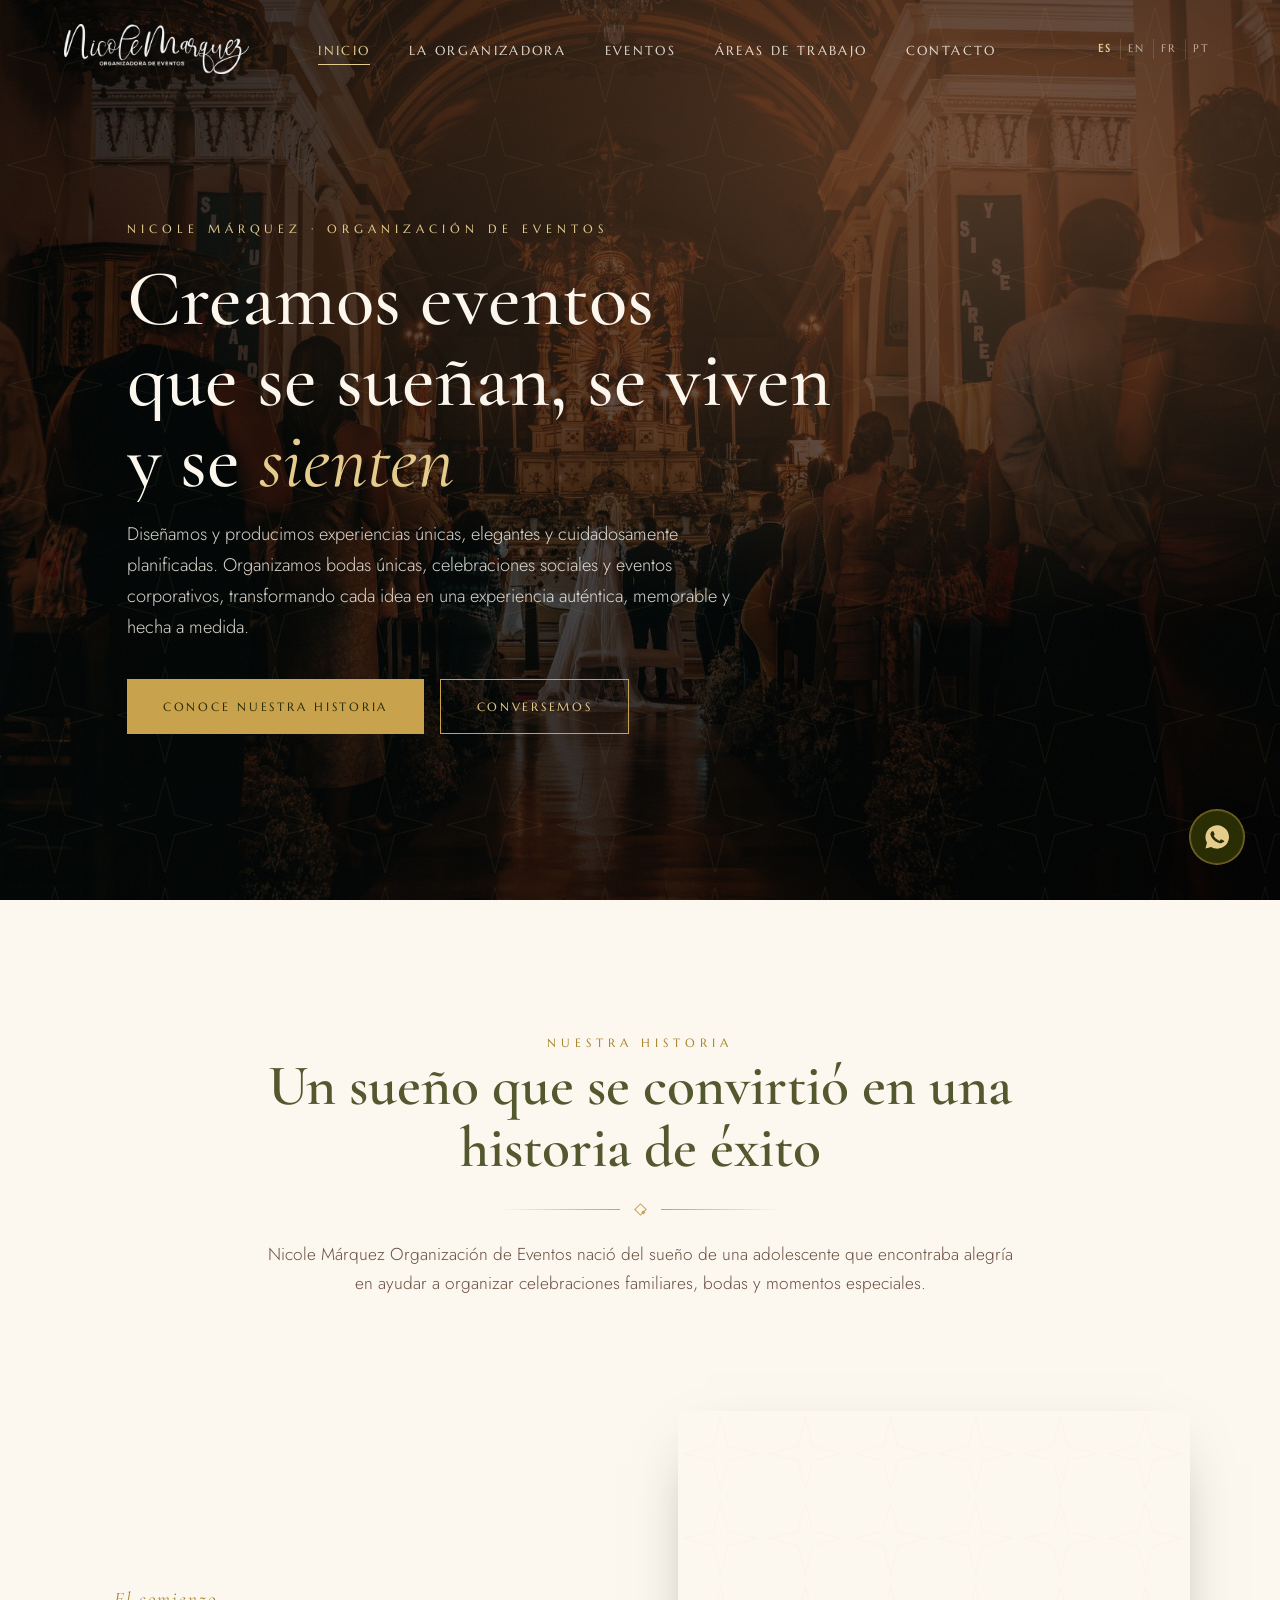
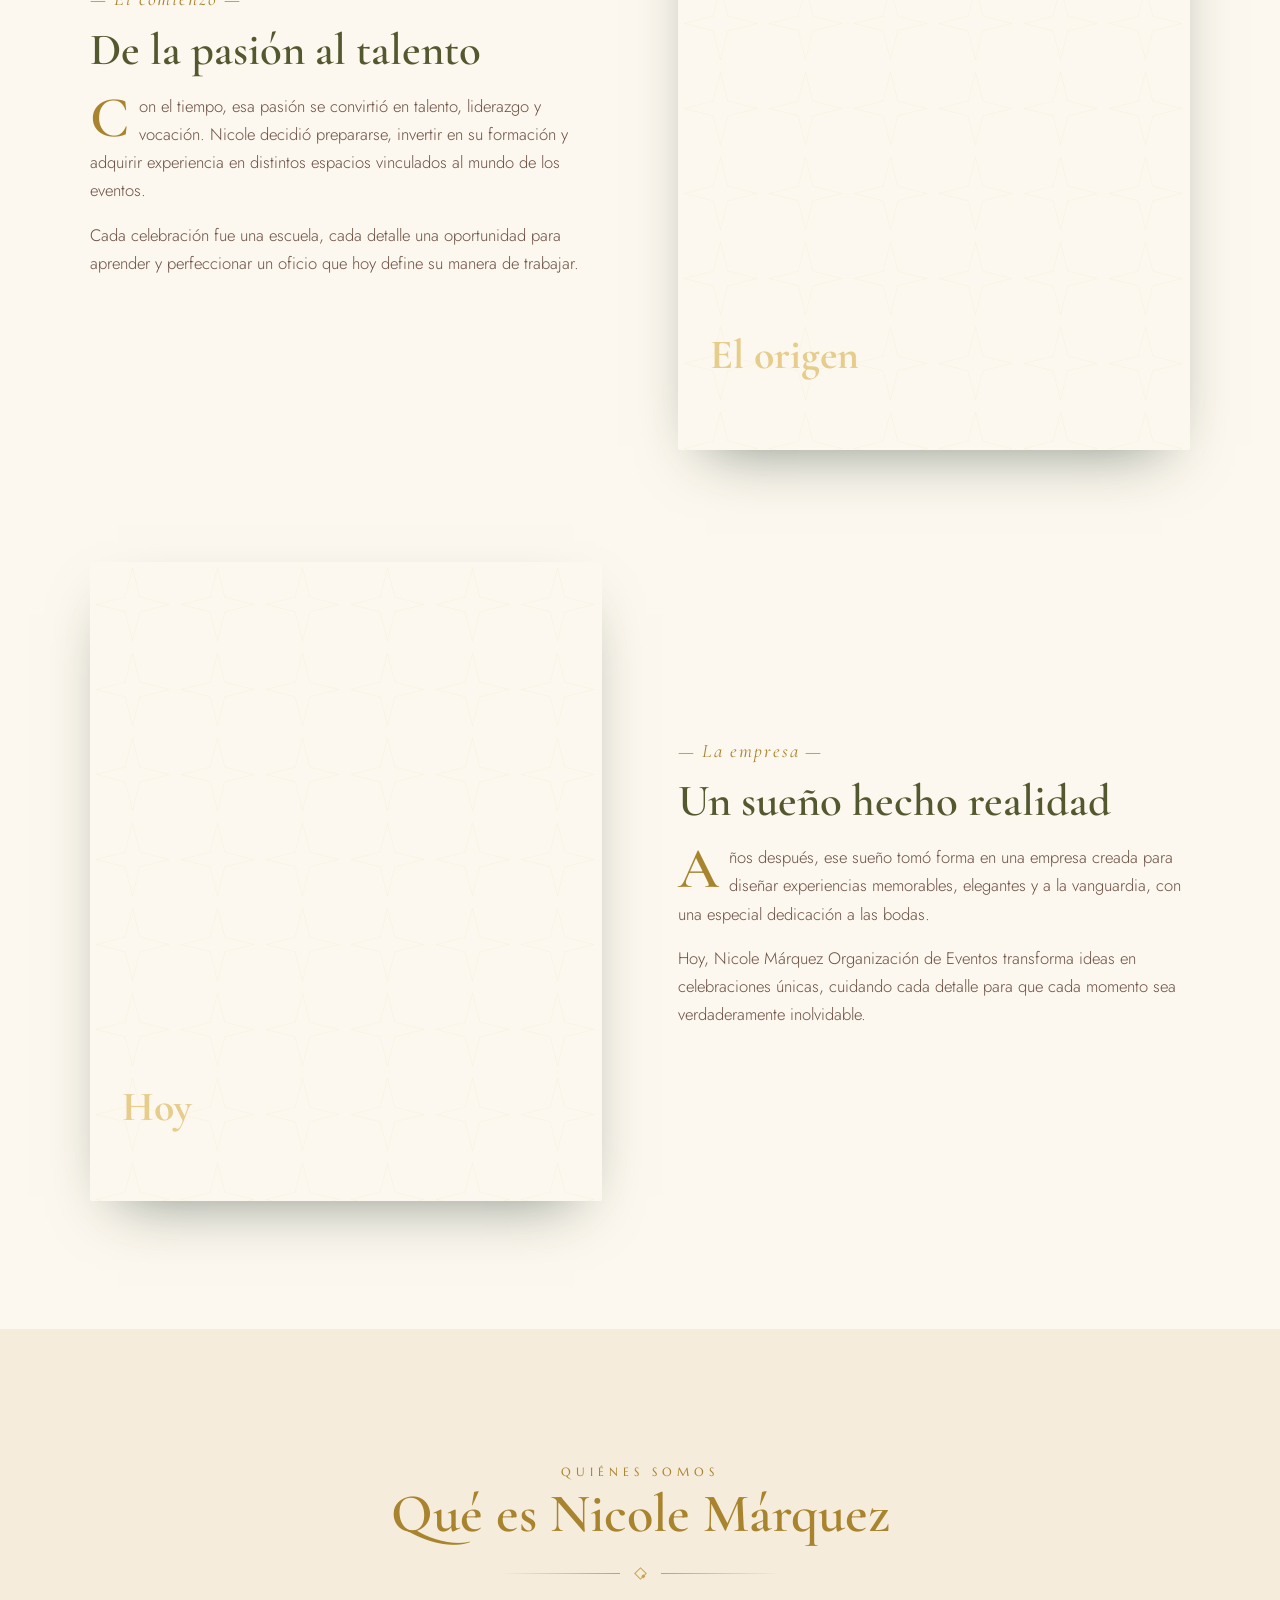
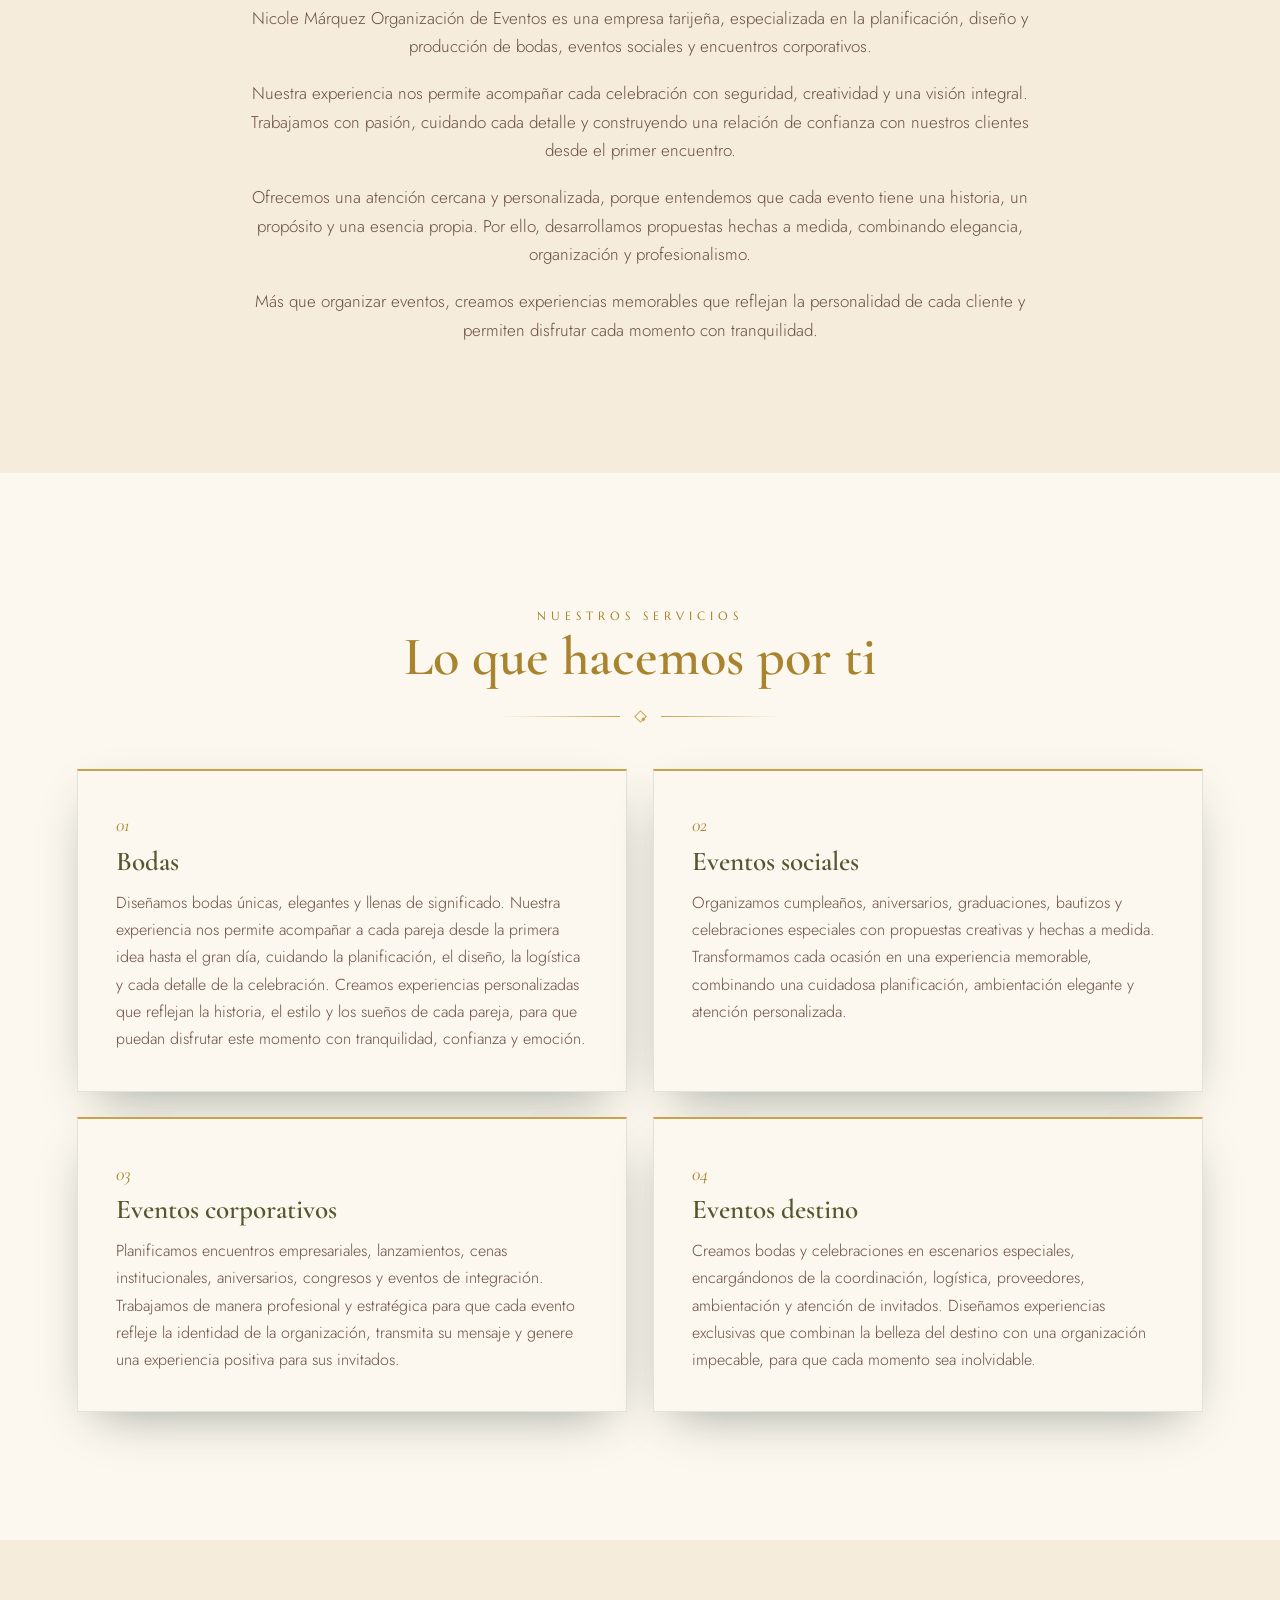
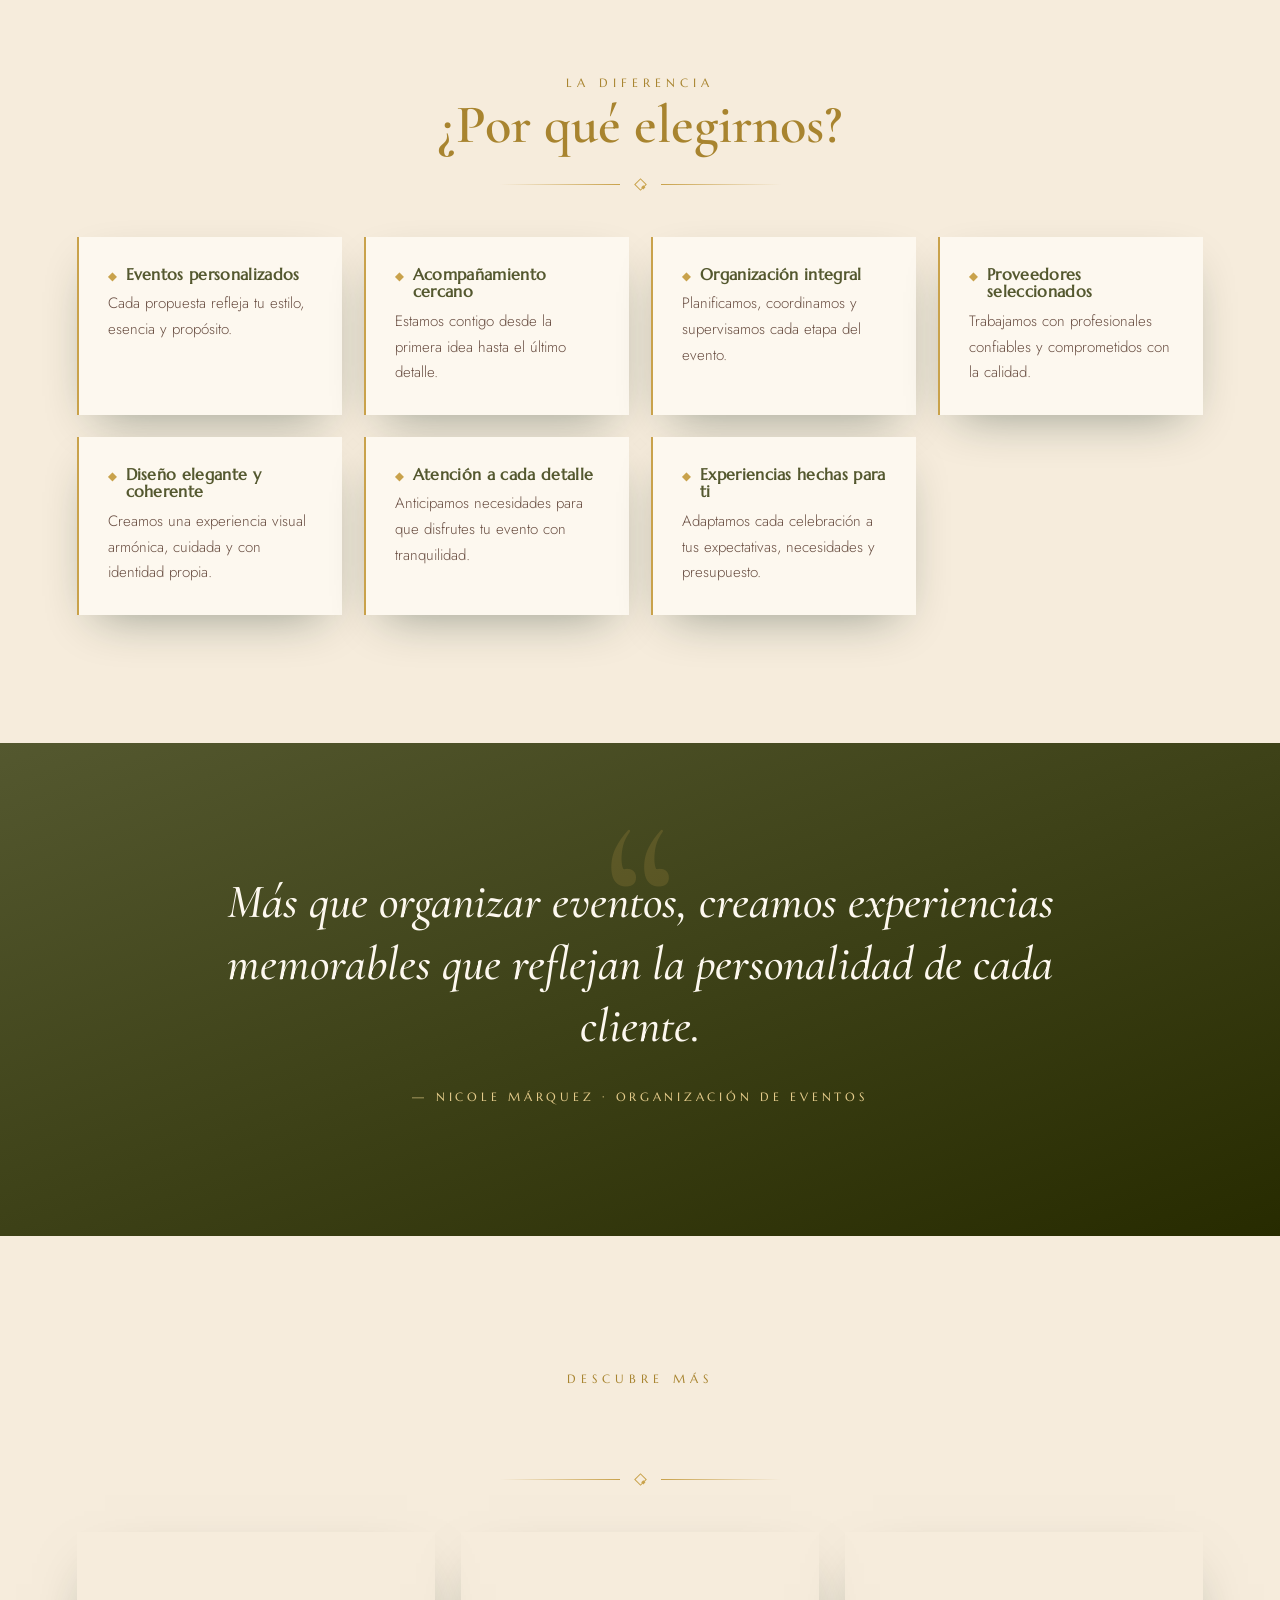
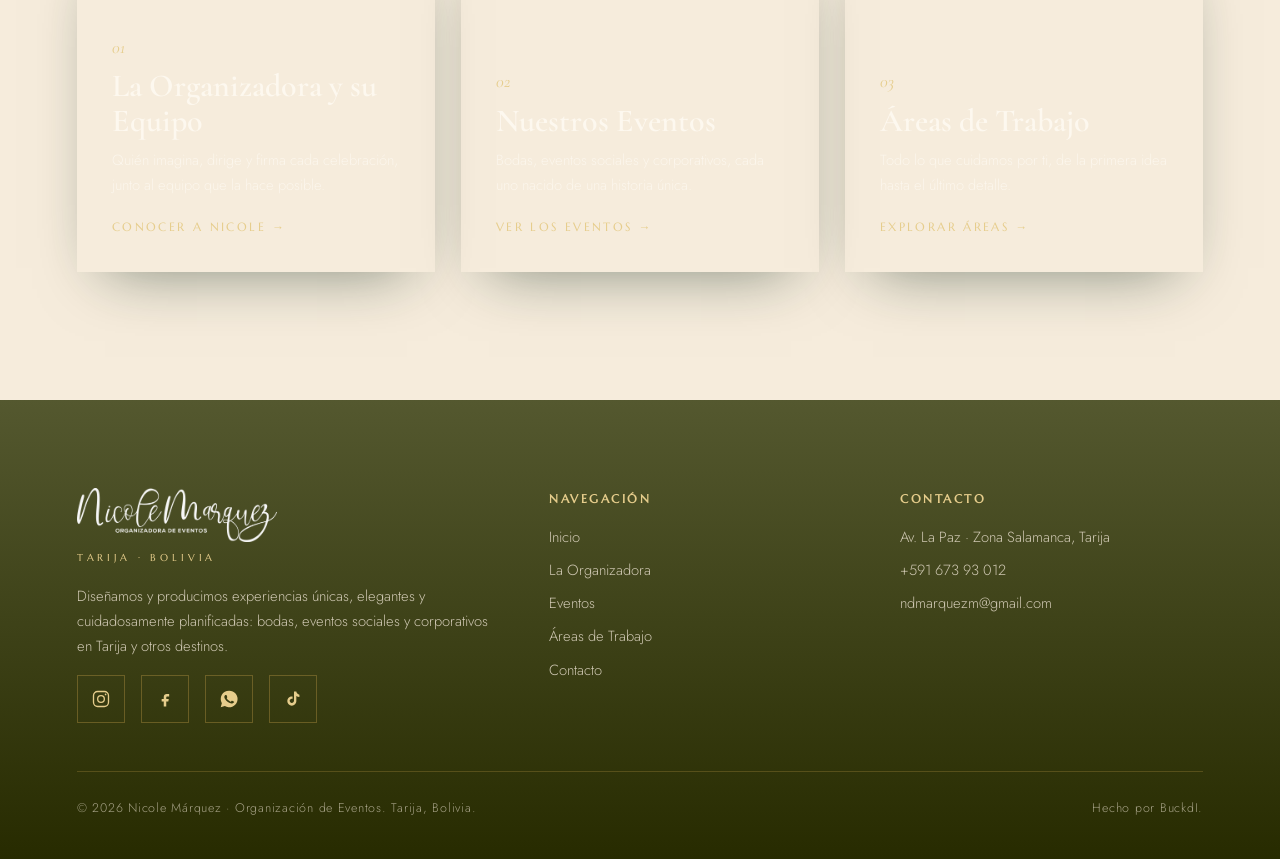
<file: index.html>
<!DOCTYPE html>
<html lang="es">
<head>
<meta charset="UTF-8">
<meta name="viewport" content="width=device-width, initial-scale=1.0">
<title data-i18n="idx_title">Nicole Márquez · Organización de Eventos en Tarija</title>
<meta name="description" data-i18n-content="idx_meta" content="Diseñamos y producimos experiencias únicas, elegantes y cuidadosamente planificadas. Bodas, eventos sociales y corporativos en Tarija, Bolivia.">
<link rel="stylesheet" href="styles.css">
</head>
<body>

<!-- NAV -->
<nav class="nav">
  <a class="brand" href="index.html">
    <img src="logo.png" alt="Nicole Márquez - Organización de Eventos" />
  </a>
  <ul class="nav-links">
    <li><a href="index.html" class="active" data-i18n="nav_home">Inicio</a></li>
    <li><a href="organizadora.html" data-i18n="nav_org">La Organizadora</a></li>
    <li><a href="eventos.html" data-i18n="nav_events">Eventos</a></li>
    <li><a href="areas.html" data-i18n="nav_areas">Áreas de Trabajo</a></li>
    <li><a href="contacto.html" data-i18n="nav_contact">Contacto</a></li>
  </ul>
  <div class="lang-switch" role="group" aria-label="Idioma / Language">
    <button type="button" data-lang="es" lang="es">ES</button>
    <button type="button" data-lang="en" lang="en">EN</button>
    <button type="button" data-lang="fr" lang="fr">FR</button>
    <button type="button" data-lang="pt" lang="pt">PT</button>
  </div>
  <button class="burger" aria-label="Abrir menú" data-i18n-aria="aria_menu">
    <span></span><span></span><span></span>
  </button>
</nav>

<!-- HERO -->
<header class="hero">
  <div class="hero-inner">
    <span class="kicker kicker--light" data-i18n="brand_tag">Nicole Márquez · Organización de Eventos</span>
    <h1 data-i18n="idx_h1">
      <span class="line"><span>Creamos eventos</span></span>
      <span class="line"><span>que se sueñan, se viven</span></span>
      <span class="line"><span>y se <em>sienten</em></span></span>
    </h1>
    <p class="lede" data-i18n="idx_lede">Diseñamos y producimos experiencias únicas, elegantes y cuidadosamente planificadas. Organizamos bodas únicas, celebraciones sociales y eventos corporativos, transformando cada idea en una experiencia auténtica, memorable y hecha a medida.</p>
    <div class="hero-actions">
      <a href="#historia" class="btn btn-gold" data-i18n="idx_btn_story">Conoce nuestra historia</a>
      <a href="contacto.html" class="btn btn-ghost" data-i18n="idx_btn_talk">Conversemos</a>
    </div>
  </div>
</header>

<!-- HISTORIA -->
<section class="section story" id="historia">
  <div class="story-intro reveal">
    <span class="kicker" data-i18n="story_kicker">Nuestra historia</span>
    <h2 data-i18n="story_h2">Un sueño que se convirtió en una historia de éxito</h2>
    <div class="ornament"><span></span><i></i><span></span></div>
    <p data-i18n="story_p">Nicole Márquez Organización de Eventos nació del sueño de una adolescente que encontraba alegría en ayudar a organizar celebraciones familiares, bodas y momentos especiales.</p>
  </div>

  <!-- Capítulo I -->
  <article class="chapter">
    <div class="chapter-visual cv-1 reveal">
      <div class="cap" data-i18n="ch1_cap"><b>El origen</b><span>de una vocación</span></div>
    </div>
    <div class="chapter-text reveal d1">
      <span class="chapter-num" data-i18n="ch1_num">— El comienzo —</span>
      <h3 data-i18n="ch1_h3">De la pasión al talento</h3>
      <p class="drop" data-i18n="ch1_p1">Con el tiempo, esa pasión se convirtió en talento, liderazgo y vocación. Nicole decidió prepararse, invertir en su formación y adquirir experiencia en distintos espacios vinculados al mundo de los eventos.</p>
      <p data-i18n="ch1_p2">Cada celebración fue una escuela, cada detalle una oportunidad para aprender y perfeccionar un oficio que hoy define su manera de trabajar.</p>
    </div>
  </article>

  <!-- Capítulo II -->
  <article class="chapter">
    <div class="chapter-visual cv-2 reveal">
      <div class="cap" data-i18n="ch2_cap"><b>Hoy</b><span>una empresa consolidada</span></div>
    </div>
    <div class="chapter-text reveal d1">
      <span class="chapter-num" data-i18n="ch2_num">— La empresa —</span>
      <h3 data-i18n="ch2_h3">Un sueño hecho realidad</h3>
      <p class="drop" data-i18n="ch2_p1">Años después, ese sueño tomó forma en una empresa creada para diseñar experiencias memorables, elegantes y a la vanguardia, con una especial dedicación a las bodas.</p>
      <p data-i18n="ch2_p2">Hoy, Nicole Márquez Organización de Eventos transforma ideas en celebraciones únicas, cuidando cada detalle para que cada momento sea verdaderamente inolvidable.</p>
    </div>
  </article>
</section>

<!-- QUÉ ES -->
<section class="section" style="background:var(--cream)">
  <div class="wrap center">
    <span class="kicker reveal" data-i18n="whatis_kicker">Quiénes somos</span>
    <h2 class="reveal d1" style="font-size:clamp(2rem,5vw,3.4rem);color:var(--gold-deep)" data-i18n="whatis_h2">Qué es Nicole Márquez</h2>
    <div class="ornament reveal d1"><span></span><i></i><span></span></div>
    <div class="about-lead reveal d1">
      <p data-i18n="whatis_p1">Nicole Márquez Organización de Eventos es una empresa tarijeña, especializada en la planificación, diseño y producción de bodas, eventos sociales y encuentros corporativos.</p>
      <p data-i18n="whatis_p2">Nuestra experiencia nos permite acompañar cada celebración con seguridad, creatividad y una visión integral. Trabajamos con pasión, cuidando cada detalle y construyendo una relación de confianza con nuestros clientes desde el primer encuentro.</p>
      <p data-i18n="whatis_p3">Ofrecemos una atención cercana y personalizada, porque entendemos que cada evento tiene una historia, un propósito y una esencia propia. Por ello, desarrollamos propuestas hechas a medida, combinando elegancia, organización y profesionalismo.</p>
      <p data-i18n="whatis_p4">Más que organizar eventos, creamos experiencias memorables que reflejan la personalidad de cada cliente y permiten disfrutar cada momento con tranquilidad.</p>
    </div>
  </div>
</section>

<!-- SERVICIOS -->
<section class="section">
  <div class="wrap center">
    <span class="kicker reveal" data-i18n="svc_kicker">Nuestros servicios</span>
    <h2 class="reveal d1" style="font-size:clamp(2rem,5vw,3.4rem);color:var(--gold-deep)" data-i18n="svc_h2">Lo que hacemos por ti</h2>
    <div class="ornament reveal d1"><span></span><i></i><span></span></div>
  </div>
  <div class="wrap">
    <div class="svc-grid">
      <article class="svc reveal d1">
        <span class="no">01</span>
        <h3 data-i18n="svc1_h3">Bodas</h3>
        <p data-i18n="svc1_p">Diseñamos bodas únicas, elegantes y llenas de significado. Nuestra experiencia nos permite acompañar a cada pareja desde la primera idea hasta el gran día, cuidando la planificación, el diseño, la logística y cada detalle de la celebración. Creamos experiencias personalizadas que reflejan la historia, el estilo y los sueños de cada pareja, para que puedan disfrutar este momento con tranquilidad, confianza y emoción.</p>
      </article>
      <article class="svc reveal d2">
        <span class="no">02</span>
        <h3 data-i18n="svc2_h3">Eventos sociales</h3>
        <p data-i18n="svc2_p">Organizamos cumpleaños, aniversarios, graduaciones, bautizos y celebraciones especiales con propuestas creativas y hechas a medida. Transformamos cada ocasión en una experiencia memorable, combinando una cuidadosa planificación, ambientación elegante y atención personalizada.</p>
      </article>
      <article class="svc reveal d1">
        <span class="no">03</span>
        <h3 data-i18n="svc3_h3">Eventos corporativos</h3>
        <p data-i18n="svc3_p">Planificamos encuentros empresariales, lanzamientos, cenas institucionales, aniversarios, congresos y eventos de integración. Trabajamos de manera profesional y estratégica para que cada evento refleje la identidad de la organización, transmita su mensaje y genere una experiencia positiva para sus invitados.</p>
      </article>
      <article class="svc reveal d2">
        <span class="no">04</span>
        <h3 data-i18n="svc4_h3">Eventos destino</h3>
        <p data-i18n="svc4_p">Creamos bodas y celebraciones en escenarios especiales, encargándonos de la coordinación, logística, proveedores, ambientación y atención de invitados. Diseñamos experiencias exclusivas que combinan la belleza del destino con una organización impecable, para que cada momento sea inolvidable.</p>
      </article>
    </div>
  </div>
</section>

<!-- POR QUÉ ELEGIRNOS -->
<section class="section" style="background:var(--cream)">
  <div class="wrap center">
    <span class="kicker reveal" data-i18n="why_kicker">La diferencia</span>
    <h2 class="reveal d1" style="font-size:clamp(2rem,5vw,3.4rem);color:var(--gold-deep)" data-i18n="why_h2">¿Por qué elegirnos?</h2>
    <div class="ornament reveal d1"><span></span><i></i><span></span></div>
  </div>
  <div class="wrap">
    <div class="reasons">
      <div class="reason reveal d1"><h4 data-i18n="why1_h4">Eventos personalizados</h4><p data-i18n="why1_p">Cada propuesta refleja tu estilo, esencia y propósito.</p></div>
      <div class="reason reveal d1"><h4 data-i18n="why2_h4">Acompañamiento cercano</h4><p data-i18n="why2_p">Estamos contigo desde la primera idea hasta el último detalle.</p></div>
      <div class="reason reveal d2"><h4 data-i18n="why3_h4">Organización integral</h4><p data-i18n="why3_p">Planificamos, coordinamos y supervisamos cada etapa del evento.</p></div>
      <div class="reason reveal d2"><h4 data-i18n="why4_h4">Proveedores seleccionados</h4><p data-i18n="why4_p">Trabajamos con profesionales confiables y comprometidos con la calidad.</p></div>
      <div class="reason reveal d3"><h4 data-i18n="why5_h4">Diseño elegante y coherente</h4><p data-i18n="why5_p">Creamos una experiencia visual armónica, cuidada y con identidad propia.</p></div>
      <div class="reason reveal d3"><h4 data-i18n="why6_h4">Atención a cada detalle</h4><p data-i18n="why6_p">Anticipamos necesidades para que disfrutes tu evento con tranquilidad.</p></div>
      <div class="reason reveal d4"><h4 data-i18n="why7_h4">Experiencias hechas para ti</h4><p data-i18n="why7_p">Adaptamos cada celebración a tus expectativas, necesidades y presupuesto.</p></div>
    </div>
  </div>
</section>

<!-- CITA -->
<section class="section pull">
  <blockquote class="reveal" data-i18n="quote_index">Más que organizar eventos, creamos experiencias memorables que reflejan la personalidad de cada cliente.</blockquote>
  <cite class="reveal d1" data-i18n="cite_brand">— Nicole Márquez · Organización de Eventos</cite>
</section>

<!-- TEASERS hacia otras páginas -->
<section class="section teasers">
  <div class="wrap center">
    <span class="kicker reveal" data-i18n="teaser_kicker">Descubre más</span>
    <h2 class="reveal d1" style="font-size:clamp(2rem,5vw,3.4rem);color:var(--gold-deep)" data-i18n="teaser_h2">Nuestro mundo, en cada detalle</h2>
    <div class="ornament reveal d1"><span></span><i></i><span></span></div>
  </div>
  <div class="wrap">
    <div class="teaser-grid">
      <a href="organizadora.html" class="teaser t1 reveal d1">
        <span class="num">01</span>
        <h3 data-i18n="teaser1_h3">La Organizadora y su Equipo</h3>
        <p data-i18n="teaser1_p">Quién imagina, dirige y firma cada celebración, junto al equipo que la hace posible.</p>
        <span class="go" data-i18n="teaser1_go">Conocer a Nicole →</span>
      </a>
      <a href="eventos.html" class="teaser t2 reveal d2">
        <span class="num">02</span>
        <h3 data-i18n="teaser2_h3">Nuestros Eventos</h3>
        <p data-i18n="teaser2_p">Bodas, eventos sociales y corporativos, cada uno nacido de una historia única.</p>
        <span class="go" data-i18n="teaser2_go">Ver los eventos →</span>
      </a>
      <a href="areas.html" class="teaser t3 reveal d3">
        <span class="num">03</span>
        <h3 data-i18n="teaser3_h3">Áreas de Trabajo</h3>
        <p data-i18n="teaser3_p">Todo lo que cuidamos por ti, de la primera idea hasta el último detalle.</p>
        <span class="go" data-i18n="teaser3_go">Explorar áreas →</span>
      </a>
    </div>
  </div>
</section>

<!-- FOOTER -->
<footer class="footer">
  <div class="footer-grid">
    <div>
      <img src="logo.png" alt="Nicole Márquez - Organización de Eventos" width="200"/>
      <small class="tag">Tarija · Bolivia</small>
      <p data-i18n="foot_desc">Diseñamos y producimos experiencias únicas, elegantes y cuidadosamente planificadas: bodas, eventos sociales y corporativos en Tarija y otros destinos.</p>
      <div class="socials">
        <a href="https://www.instagram.com/nicolem.wp/" target="_blank" rel="noopener" aria-label="Instagram"><svg viewBox="0 0 24 24" fill="none" stroke="currentColor" stroke-width="1.6"><rect x="3" y="3" width="18" height="18" rx="5"/><circle cx="12" cy="12" r="4"/><circle cx="17.5" cy="6.5" r="1" fill="currentColor" stroke="none"/></svg></a>
        <a href="https://www.facebook.com/profile.php?id=100064047130136" target="_blank" rel="noopener" aria-label="Facebook"><svg viewBox="0 0 24 24" fill="currentColor"><path d="M14 9h3V6h-3c-2 0-3.5 1.5-3.5 3.5V12H8v3h2.5v6h3v-6H16l.5-3h-3v-2.2c0-.5.4-.8.9-.8z"/></svg></a>
        <a href="https://wa.me/59167393012" target="_blank" rel="noopener" aria-label="WhatsApp"><svg viewBox="0 0 24 24" fill="currentColor"><path d="M12 2a10 10 0 0 0-8.6 15l-1.3 4.8 4.9-1.3A10 10 0 1 0 12 2zm5.3 14.1c-.2.6-1.3 1.2-1.8 1.2-.5.1-1 .1-1.7-.1-.4-.1-.9-.3-1.6-.6-2.8-1.2-4.6-4-4.7-4.2-.1-.2-1.1-1.5-1.1-2.8 0-1.3.7-2 .9-2.2.2-.3.5-.3.7-.3h.5c.2 0 .4 0 .6.5l.8 1.9c.1.2.1.3 0 .5l-.4.6c-.2.2-.3.4-.1.7.2.3.9 1.4 1.9 2.3 1.3 1.1 2.3 1.4 2.6 1.6.3.1.5.1.6-.1l.7-.9c.2-.3.4-.2.6-.1l1.8.9c.3.1.5.2.5.4.1.1.1.6-.2 1.3z"/></svg></a>
        <a href="https://www.tiktok.com/@nicoledayanamarquezmend0" target="_blank" rel="noopener" aria-label="TikTok"><svg viewBox="0 0 24 24" fill="currentColor"><path d="M16 3c.3 2 1.7 3.5 3.7 3.8V9.5c-1.4 0-2.7-.4-3.7-1.1v6.1c0 3-2.4 5.5-5.4 5.5S5.2 17.5 5.2 14.5 7.6 9 10.6 9c.3 0 .6 0 .9.1v2.7c-.3-.1-.6-.2-.9-.2-1.4 0-2.6 1.2-2.6 2.6s1.2 2.6 2.6 2.6 2.6-1.1 2.6-2.6V3H16z"/></svg></a>
      </div>
    </div>
    <div>
      <h5 data-i18n="foot_nav_title">Navegación</h5>
      <ul>
        <li><a href="index.html" data-i18n="nav_home">Inicio</a></li>
        <li><a href="organizadora.html" data-i18n="nav_org">La Organizadora</a></li>
        <li><a href="eventos.html" data-i18n="nav_events">Eventos</a></li>
        <li><a href="areas.html" data-i18n="nav_areas">Áreas de Trabajo</a></li>
        <li><a href="contacto.html" data-i18n="nav_contact">Contacto</a></li>
      </ul>
    </div>
    <div>
      <h5 data-i18n="foot_contact_title">Contacto</h5>
      <ul>
        <li>Av. La Paz · Zona Salamanca, Tarija</li>
        <li><a href="tel:+59167393012">+591 673 93 012</a></li>
        <li><a href="mailto:ndmarquezm@gmail.com">ndmarquezm@gmail.com</a></li>
      </ul>
    </div>
  </div>
  <div class="footer-base">
    <span data-i18n="foot_copyright">© 2026 Nicole Márquez · Organización de Eventos. Tarija, Bolivia.</span>
    <span data-i18n="foot_made">Hecho por BuckdI.</span>
  </div>
</footer>

<script src="i18n.js"></script>
<script src="main.js"></script>
</body>
</html>
</file>
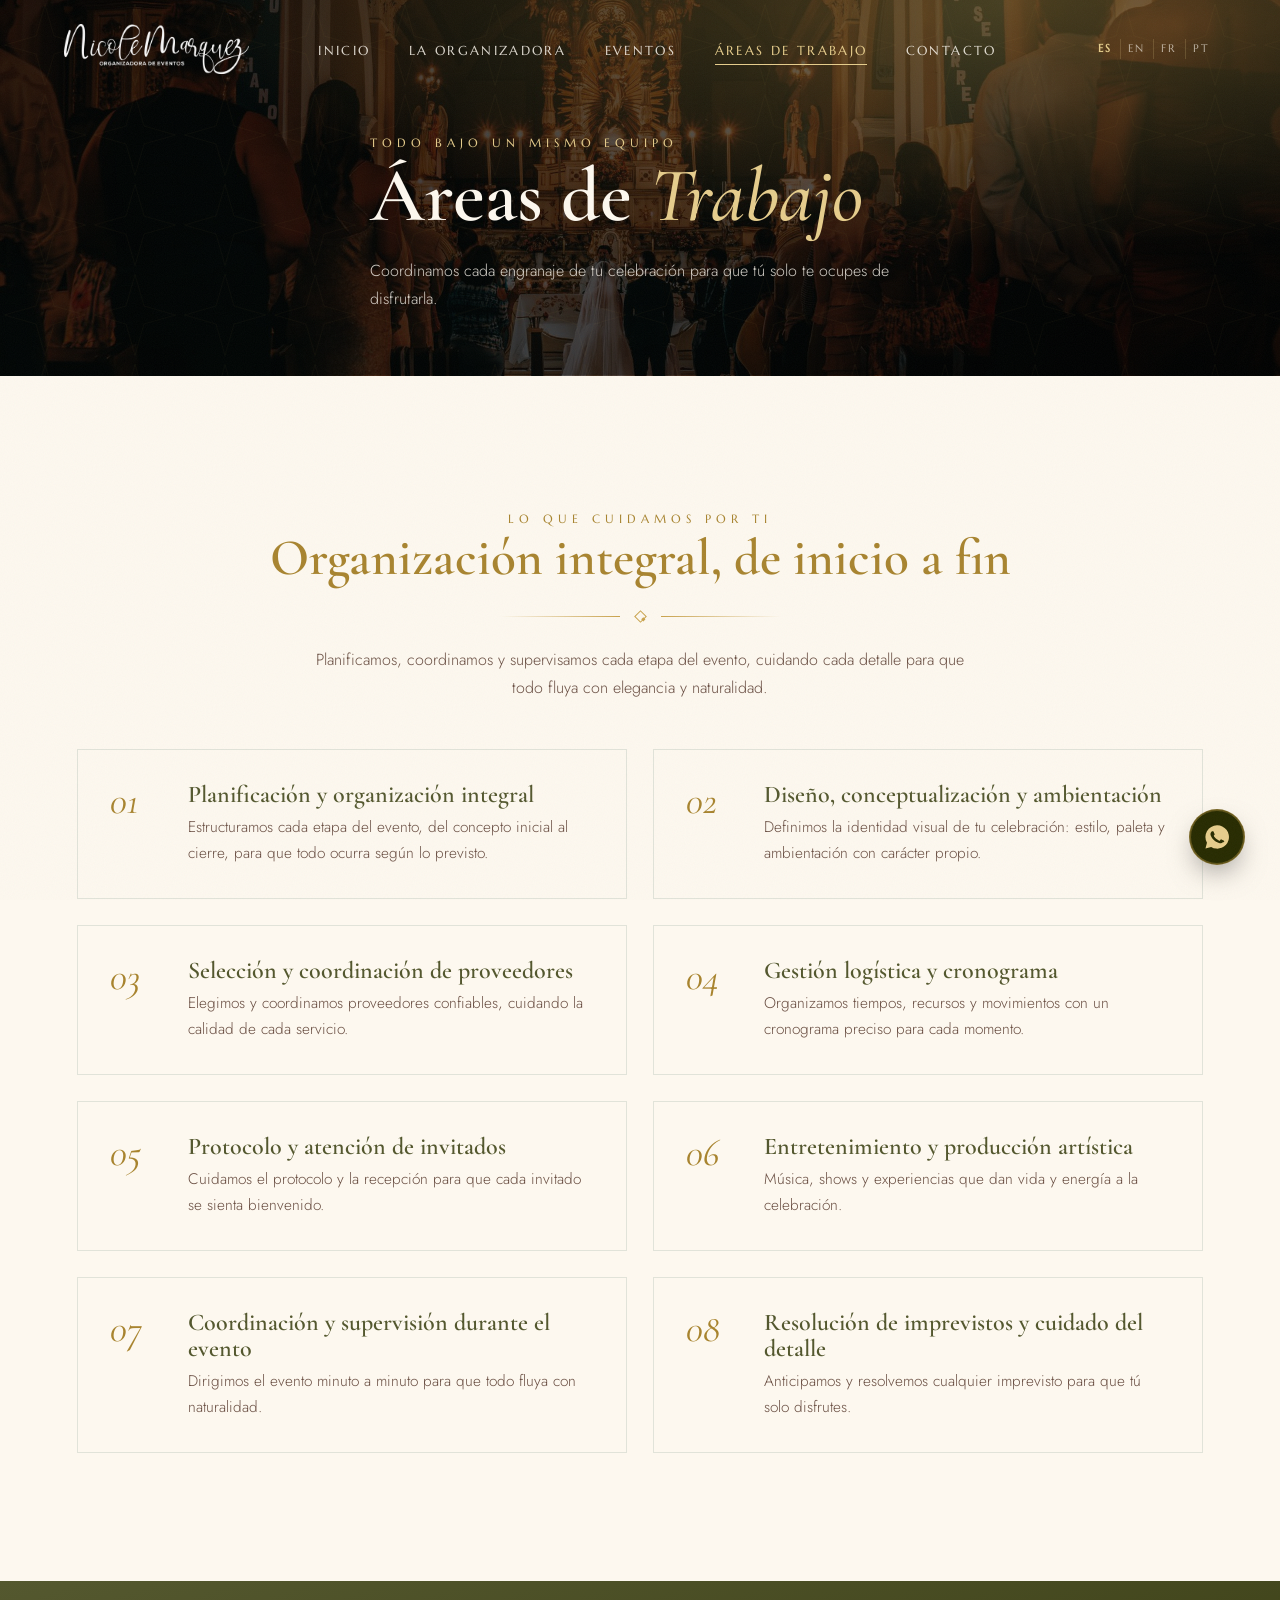
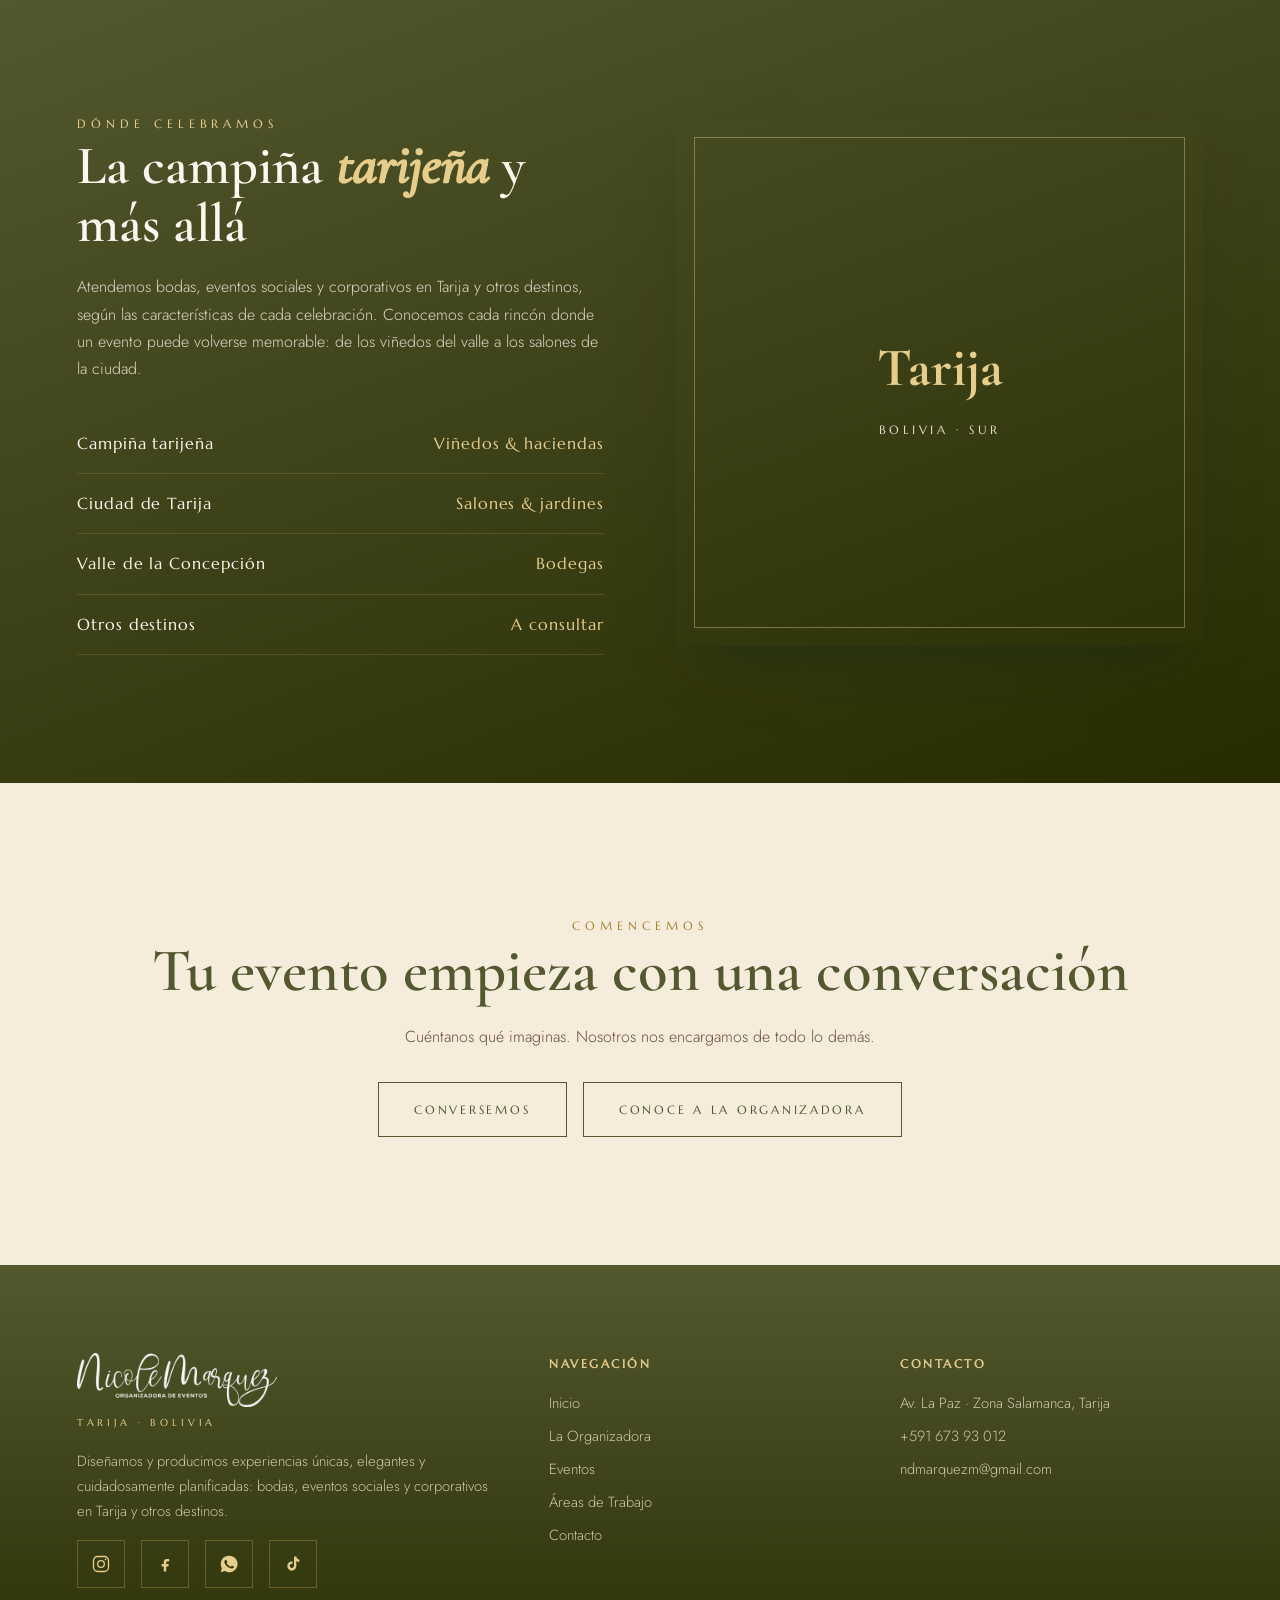
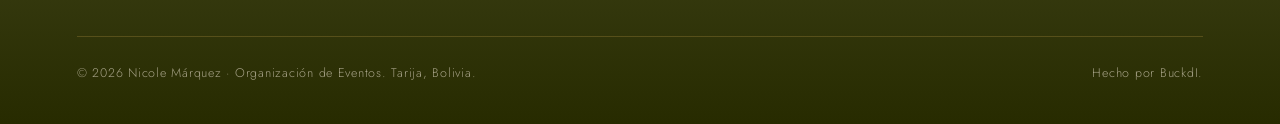
<file: areas.html>
<!DOCTYPE html>
<html lang="es">
<head>
<meta charset="UTF-8">
<meta name="viewport" content="width=device-width, initial-scale=1.0">
<title data-i18n="ar_title">Áreas de Trabajo · Nicole Márquez Tarija</title>
<meta name="description" data-i18n-content="ar_meta" content="Áreas de trabajo de Nicole Márquez Organización de Eventos: planificación, diseño, logística, protocolo y coordinación integral en Tarija.">
<link rel="stylesheet" href="styles.css">
</head>
<body>

<!-- NAV -->
<nav class="nav">
  <a class="brand" href="index.html">
    <img src="logo.png" alt="Nicole Márquez - Organización de Eventos" />
  </a>
  <ul class="nav-links">
    <li><a href="index.html" data-i18n="nav_home">Inicio</a></li>
    <li><a href="organizadora.html" data-i18n="nav_org">La Organizadora</a></li>
    <li><a href="eventos.html" data-i18n="nav_events">Eventos</a></li>
    <li><a href="areas.html" class="active" data-i18n="nav_areas">Áreas de Trabajo</a></li>
    <li><a href="contacto.html" data-i18n="nav_contact">Contacto</a></li>
  </ul>
  <div class="lang-switch" role="group" aria-label="Idioma / Language">
    <button type="button" data-lang="es" lang="es">ES</button>
    <button type="button" data-lang="en" lang="en">EN</button>
    <button type="button" data-lang="fr" lang="fr">FR</button>
    <button type="button" data-lang="pt" lang="pt">PT</button>
  </div>
  <button class="burger" aria-label="Abrir menú" data-i18n-aria="aria_menu">
    <span></span><span></span><span></span>
  </button>
</nav>

<!-- HERO -->
<header class="page-hero">
  <div class="wrap">
    <span class="kicker kicker--light" data-i18n="ar_hero_kicker">Todo bajo un mismo equipo</span>
    <h1 data-i18n="ar_hero_h1">Áreas de <em>Trabajo</em></h1>
    <p data-i18n="ar_hero_p">Coordinamos cada engranaje de tu celebración para que tú solo te ocupes de disfrutarla.</p>
  </div>
</header>

<!-- ÁREAS / SERVICIOS -->
<section class="section">
  <div class="wrap center">
    <span class="kicker reveal" data-i18n="ar_kicker">Lo que cuidamos por ti</span>
    <h2 class="reveal d1" style="font-size:clamp(2rem,5vw,3.2rem);color:var(--gold-deep)" data-i18n="ar_h2">Organización integral, de inicio a fin</h2>
    <div class="ornament reveal d1"><span></span><i></i><span></span></div>
    <p class="reveal d1" style="max-width:660px;margin:0 auto;color:var(--ink-soft)" data-i18n="ar_p">Planificamos, coordinamos y supervisamos cada etapa del evento, cuidando cada detalle para que todo fluya con elegancia y naturalidad.</p>
  </div>

  <div class="wrap">
    <div class="area-grid">
      <div class="area reveal d1">
        <span class="no">01</span>
        <div><h4 data-i18n="area1_h4">Planificación y organización integral</h4><p data-i18n="area1_p">Estructuramos cada etapa del evento, del concepto inicial al cierre, para que todo ocurra según lo previsto.</p></div>
      </div>
      <div class="area reveal d2">
        <span class="no">02</span>
        <div><h4 data-i18n="area2_h4">Diseño, conceptualización y ambientación</h4><p data-i18n="area2_p">Definimos la identidad visual de tu celebración: estilo, paleta y ambientación con carácter propio.</p></div>
      </div>
      <div class="area reveal d1">
        <span class="no">03</span>
        <div><h4 data-i18n="area3_h4">Selección y coordinación de proveedores</h4><p data-i18n="area3_p">Elegimos y coordinamos proveedores confiables, cuidando la calidad de cada servicio.</p></div>
      </div>
      <div class="area reveal d2">
        <span class="no">04</span>
        <div><h4 data-i18n="area4_h4">Gestión logística y cronograma</h4><p data-i18n="area4_p">Organizamos tiempos, recursos y movimientos con un cronograma preciso para cada momento.</p></div>
      </div>
      <div class="area reveal d1">
        <span class="no">05</span>
        <div><h4 data-i18n="area5_h4">Protocolo y atención de invitados</h4><p data-i18n="area5_p">Cuidamos el protocolo y la recepción para que cada invitado se sienta bienvenido.</p></div>
      </div>
      <div class="area reveal d2">
        <span class="no">06</span>
        <div><h4 data-i18n="area6_h4">Entretenimiento y producción artística</h4><p data-i18n="area6_p">Música, shows y experiencias que dan vida y energía a la celebración.</p></div>
      </div>
      <div class="area reveal d1">
        <span class="no">07</span>
        <div><h4 data-i18n="area7_h4">Coordinación y supervisión durante el evento</h4><p data-i18n="area7_p">Dirigimos el evento minuto a minuto para que todo fluya con naturalidad.</p></div>
      </div>
      <div class="area reveal d2">
        <span class="no">08</span>
        <div><h4 data-i18n="area8_h4">Resolución de imprevistos y cuidado del detalle</h4><p data-i18n="area8_p">Anticipamos y resolvemos cualquier imprevisto para que tú solo disfrutes.</p></div>
      </div>
    </div>
  </div>
</section>

<!-- ZONA DE COBERTURA -->
<section class="section region">
  <div class="wrap">
    <div class="region-grid">
      <div class="reveal">
        <span class="kicker kicker--light" data-i18n="ar_zone_kicker">Dónde celebramos</span>
        <h2 data-i18n="ar_zone_h2">La campiña <em>tarijeña</em> y más allá</h2>
        <p data-i18n="ar_zone_p">Atendemos bodas, eventos sociales y corporativos en Tarija y otros destinos, según las características de cada celebración. Conocemos cada rincón donde un evento puede volverse memorable: de los viñedos del valle a los salones de la ciudad.</p>
        <ul class="zone-list">
          <li data-i18n="zone1">Campiña tarijeña <span>Viñedos &amp; haciendas</span></li>
          <li data-i18n="zone2">Ciudad de Tarija <span>Salones &amp; jardines</span></li>
          <li data-i18n="zone3">Valle de la Concepción <span>Bodegas</span></li>
          <li data-i18n="zone4">Otros destinos <span>A consultar</span></li>
        </ul>
      </div>
      <div class="map-card reveal d1">
        <div class="mk" data-i18n="mapcard"><b>Tarija</b><span>Bolivia · Sur</span></div>
      </div>
    </div>
  </div>
</section>

<!-- CTA -->
<section class="section cta">
  <span class="kicker reveal" data-i18n="ar_cta_kicker">Comencemos</span>
  <h2 class="reveal d1" data-i18n="ar_cta_h2">Tu evento empieza con una conversación</h2>
  <p class="reveal d1" data-i18n="ar_cta_p">Cuéntanos qué imaginas. Nosotros nos encargamos de todo lo demás.</p>
  <div class="reveal d1" style="display:flex;gap:1rem;justify-content:center;flex-wrap:wrap">
    <a href="contacto.html" class="btn btn-dark" data-i18n="ar_cta_btn1">Conversemos</a>
    <a href="organizadora.html" class="btn btn-dark" data-i18n="ar_cta_btn2">Conoce a la organizadora</a>
  </div>
</section>

<!-- FOOTER -->
<footer class="footer">
  <div class="footer-grid">
    <div>
      <img src="logo.png" alt="Nicole Márquez - Organización de Eventos" width="200"/>
      <small class="tag">Tarija · Bolivia</small>
      <p data-i18n="foot_desc">Diseñamos y producimos experiencias únicas, elegantes y cuidadosamente planificadas: bodas, eventos sociales y corporativos en Tarija y otros destinos.</p>
      <div class="socials">
        <a href="https://www.instagram.com/nicolem.wp/" target="_blank" rel="noopener" aria-label="Instagram"><svg viewBox="0 0 24 24" fill="none" stroke="currentColor" stroke-width="1.6"><rect x="3" y="3" width="18" height="18" rx="5"/><circle cx="12" cy="12" r="4"/><circle cx="17.5" cy="6.5" r="1" fill="currentColor" stroke="none"/></svg></a>
        <a href="https://www.facebook.com/profile.php?id=100064047130136" target="_blank" rel="noopener" aria-label="Facebook"><svg viewBox="0 0 24 24" fill="currentColor"><path d="M14 9h3V6h-3c-2 0-3.5 1.5-3.5 3.5V12H8v3h2.5v6h3v-6H16l.5-3h-3v-2.2c0-.5.4-.8.9-.8z"/></svg></a>
        <a href="https://wa.me/59167393012" target="_blank" rel="noopener" aria-label="WhatsApp"><svg viewBox="0 0 24 24" fill="currentColor"><path d="M12 2a10 10 0 0 0-8.6 15l-1.3 4.8 4.9-1.3A10 10 0 1 0 12 2zm5.3 14.1c-.2.6-1.3 1.2-1.8 1.2-.5.1-1 .1-1.7-.1-.4-.1-.9-.3-1.6-.6-2.8-1.2-4.6-4-4.7-4.2-.1-.2-1.1-1.5-1.1-2.8 0-1.3.7-2 .9-2.2.2-.3.5-.3.7-.3h.5c.2 0 .4 0 .6.5l.8 1.9c.1.2.1.3 0 .5l-.4.6c-.2.2-.3.4-.1.7.2.3.9 1.4 1.9 2.3 1.3 1.1 2.3 1.4 2.6 1.6.3.1.5.1.6-.1l.7-.9c.2-.3.4-.2.6-.1l1.8.9c.3.1.5.2.5.4.1.1.1.6-.2 1.3z"/></svg></a>
        <a href="https://www.tiktok.com/@nicoledayanamarquezmend0" target="_blank" rel="noopener" aria-label="TikTok"><svg viewBox="0 0 24 24" fill="currentColor"><path d="M16 3c.3 2 1.7 3.5 3.7 3.8V9.5c-1.4 0-2.7-.4-3.7-1.1v6.1c0 3-2.4 5.5-5.4 5.5S5.2 17.5 5.2 14.5 7.6 9 10.6 9c.3 0 .6 0 .9.1v2.7c-.3-.1-.6-.2-.9-.2-1.4 0-2.6 1.2-2.6 2.6s1.2 2.6 2.6 2.6 2.6-1.1 2.6-2.6V3H16z"/></svg></a>
      </div>
    </div>
    <div>
      <h5 data-i18n="foot_nav_title">Navegación</h5>
      <ul>
        <li><a href="index.html" data-i18n="nav_home">Inicio</a></li>
        <li><a href="organizadora.html" data-i18n="nav_org">La Organizadora</a></li>
        <li><a href="eventos.html" data-i18n="nav_events">Eventos</a></li>
        <li><a href="areas.html" data-i18n="nav_areas">Áreas de Trabajo</a></li>
        <li><a href="contacto.html" data-i18n="nav_contact">Contacto</a></li>
      </ul>
    </div>
    <div>
      <h5 data-i18n="foot_contact_title">Contacto</h5>
      <ul>
        <li>Av. La Paz · Zona Salamanca, Tarija</li>
        <li><a href="tel:+59167393012">+591 673 93 012</a></li>
        <li><a href="mailto:ndmarquezm@gmail.com">ndmarquezm@gmail.com</a></li>
      </ul>
    </div>
  </div>
  <div class="footer-base">
    <span data-i18n="foot_copyright">© 2026 Nicole Márquez · Organización de Eventos. Tarija, Bolivia.</span>
    <span data-i18n="foot_made">Hecho por BuckdI.</span>
  </div>
</footer>

<script src="i18n.js"></script>
<script src="main.js"></script>
</body>
</html>
</file>
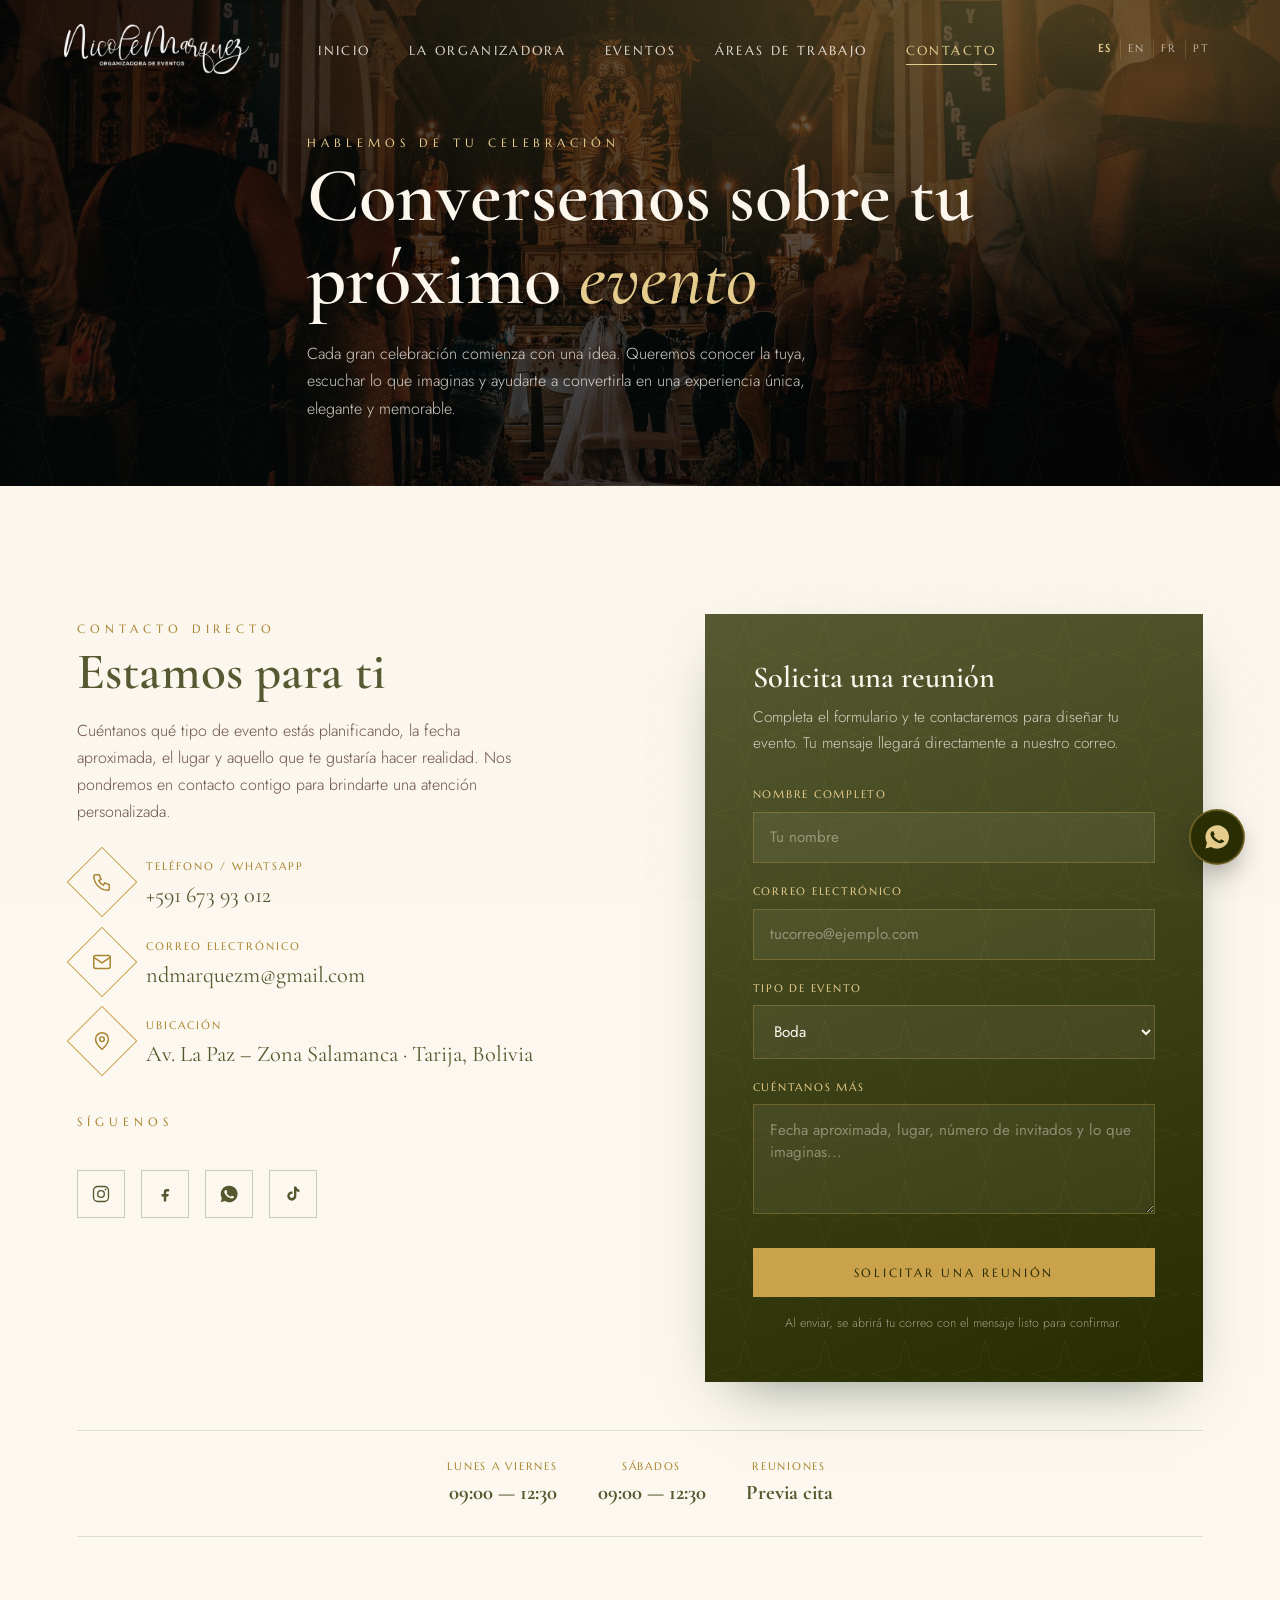
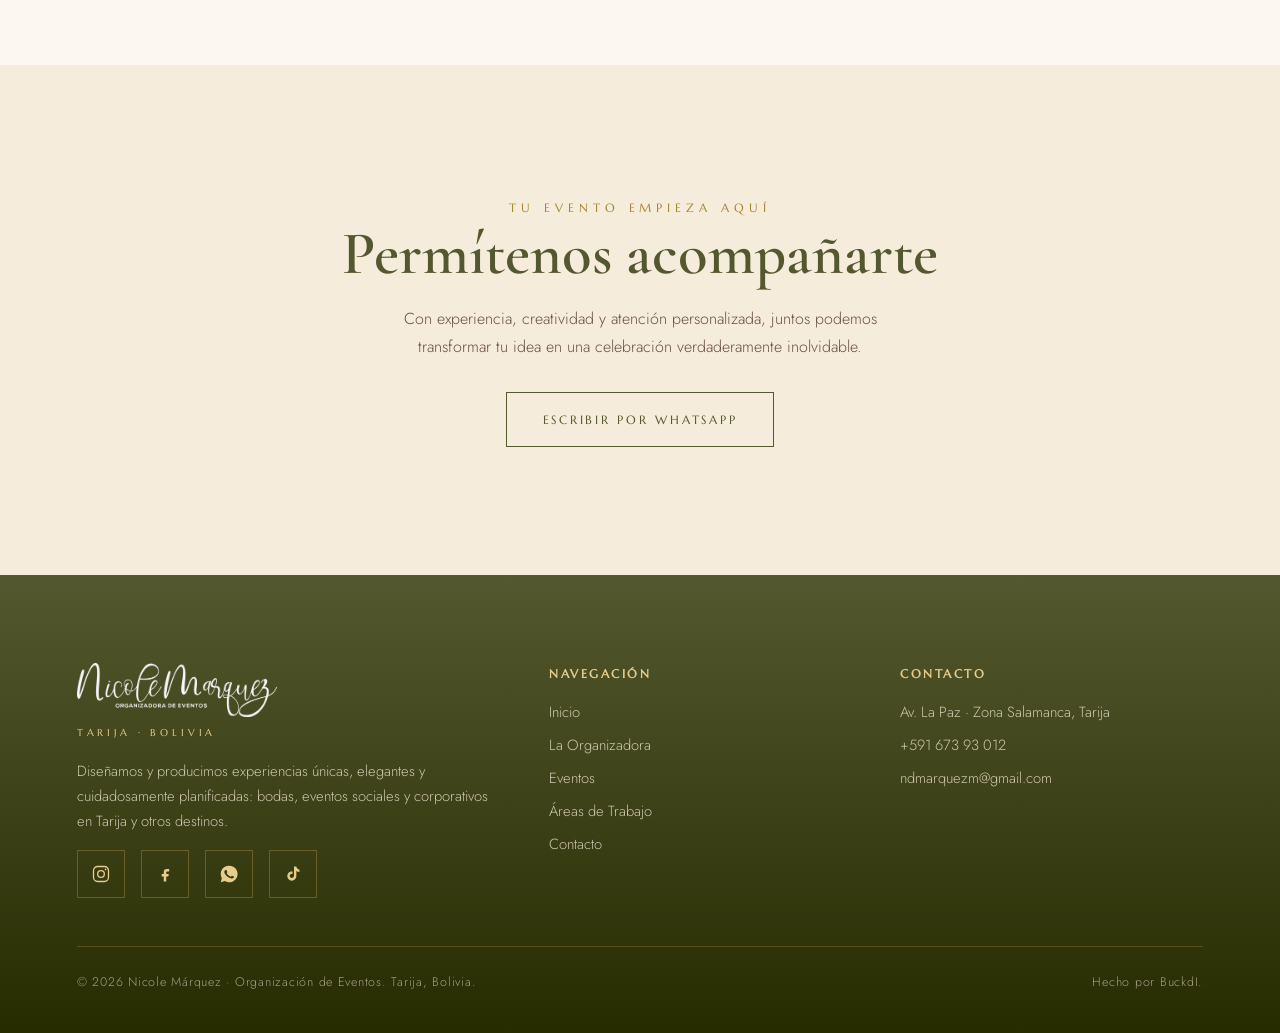
<file: contacto.html>
<!DOCTYPE html>
<html lang="es">
<head>
<meta charset="UTF-8">
<meta name="viewport" content="width=device-width, initial-scale=1.0">
<title data-i18n="co_title">Contacto · Nicole Márquez Organización de Eventos · Tarija</title>
<meta name="description" data-i18n-content="co_meta" content="Conversemos sobre tu próximo evento. Contacta a Nicole Márquez en Tarija: WhatsApp, correo y formulario.">
<link rel="stylesheet" href="styles.css">
</head>
<body>

<!-- NAV -->
<nav class="nav">
  <a class="brand" href="index.html">
    <img src="logo.png" alt="Nicole Márquez - Organización de Eventos" />
  </a>
  <ul class="nav-links">
    <li><a href="index.html" data-i18n="nav_home">Inicio</a></li>
    <li><a href="organizadora.html" data-i18n="nav_org">La Organizadora</a></li>
    <li><a href="eventos.html" data-i18n="nav_events">Eventos</a></li>
    <li><a href="areas.html" data-i18n="nav_areas">Áreas de Trabajo</a></li>
    <li><a href="contacto.html" class="active" data-i18n="nav_contact">Contacto</a></li>
  </ul>
  <div class="lang-switch" role="group" aria-label="Idioma / Language">
    <button type="button" data-lang="es" lang="es">ES</button>
    <button type="button" data-lang="en" lang="en">EN</button>
    <button type="button" data-lang="fr" lang="fr">FR</button>
    <button type="button" data-lang="pt" lang="pt">PT</button>
  </div>
  <button class="burger" aria-label="Abrir menú" data-i18n-aria="aria_menu">
    <span></span><span></span><span></span>
  </button>
</nav>

<!-- HERO -->
<header class="page-hero">
  <div class="wrap">
    <span class="kicker kicker--light" data-i18n="co_hero_kicker">Hablemos de tu celebración</span>
    <h1 data-i18n="co_hero_h1">Conversemos sobre tu<br>próximo <em>evento</em></h1>
    <p data-i18n="co_hero_p">Cada gran celebración comienza con una idea. Queremos conocer la tuya, escuchar lo que imaginas y ayudarte a convertirla en una experiencia única, elegante y memorable.</p>
  </div>
</header>

<!-- CONTACTO -->
<section class="section">
  <div class="wrap">
    <div class="contact-grid">

      <!-- Datos -->
      <div class="contact-info reveal">
        <span class="kicker" data-i18n="co_info_kicker">Contacto directo</span>
        <h2 data-i18n="co_info_h2">Estamos para ti</h2>
        <p data-i18n="co_info_p">Cuéntanos qué tipo de evento estás planificando, la fecha aproximada, el lugar y aquello que te gustaría hacer realidad. Nos pondremos en contacto contigo para brindarte una atención personalizada.</p>

        <div class="contact-list">
          <div class="contact-item">
            <span class="ci"><svg viewBox="0 0 24 24" fill="none" stroke="currentColor" stroke-width="1.6"><path d="M5 4h4l2 5-2.5 1.5a11 11 0 0 0 5 5L15 13l5 2v4a2 2 0 0 1-2 2A16 16 0 0 1 3 6a2 2 0 0 1 2-2z"/></svg></span>
            <div class="cd"><span data-i18n="co_phone_label">Teléfono / WhatsApp</span><a href="https://wa.me/59167393012" target="_blank" rel="noopener">+591 673 93 012</a></div>
          </div>
          <div class="contact-item">
            <span class="ci"><svg viewBox="0 0 24 24" fill="none" stroke="currentColor" stroke-width="1.6"><rect x="3" y="5" width="18" height="14" rx="2"/><path d="M3 7l9 6 9-6"/></svg></span>
            <div class="cd"><span data-i18n="co_email_label">Correo electrónico</span><a href="mailto:ndmarquezm@gmail.com">ndmarquezm@gmail.com</a></div>
          </div>
          <div class="contact-item">
            <span class="ci"><svg viewBox="0 0 24 24" fill="none" stroke="currentColor" stroke-width="1.6"><path d="M12 21s-7-6-7-11a7 7 0 0 1 14 0c0 5-7 11-7 11z"/><circle cx="12" cy="10" r="2.5"/></svg></span>
            <div class="cd"><span data-i18n="co_loc_label">Ubicación</span><p>Av. La Paz – Zona Salamanca · Tarija, Bolivia</p></div>
          </div>
        </div>

        <span class="kicker" style="display:block;margin-top:2.4rem" data-i18n="co_follow">Síguenos</span>
        <div class="socials">
          <a href="https://www.instagram.com/nicolem.wp/" target="_blank" rel="noopener" aria-label="Instagram"><svg viewBox="0 0 24 24" fill="none" stroke="currentColor" stroke-width="1.6"><rect x="3" y="3" width="18" height="18" rx="5"/><circle cx="12" cy="12" r="4"/><circle cx="17.5" cy="6.5" r="1" fill="currentColor" stroke="none"/></svg></a>
          <a href="https://www.facebook.com/profile.php?id=100064047130136" target="_blank" rel="noopener" aria-label="Facebook"><svg viewBox="0 0 24 24" fill="currentColor"><path d="M14 9h3V6h-3c-2 0-3.5 1.5-3.5 3.5V12H8v3h2.5v6h3v-6H16l.5-3h-3v-2.2c0-.5.4-.8.9-.8z"/></svg></a>
          <a href="https://wa.me/59167393012" target="_blank" rel="noopener" aria-label="WhatsApp"><svg viewBox="0 0 24 24" fill="currentColor"><path d="M12 2a10 10 0 0 0-8.6 15l-1.3 4.8 4.9-1.3A10 10 0 1 0 12 2zm5.3 14.1c-.2.6-1.3 1.2-1.8 1.2-.5.1-1 .1-1.7-.1-.4-.1-.9-.3-1.6-.6-2.8-1.2-4.6-4-4.7-4.2-.1-.2-1.1-1.5-1.1-2.8 0-1.3.7-2 .9-2.2.2-.3.5-.3.7-.3h.5c.2 0 .4 0 .6.5l.8 1.9c.1.2.1.3 0 .5l-.4.6c-.2.2-.3.4-.1.7.2.3.9 1.4 1.9 2.3 1.3 1.1 2.3 1.4 2.6 1.6.3.1.5.1.6-.1l.7-.9c.2-.3.4-.2.6-.1l1.8.9c.3.1.5.2.5.4.1.1.1.6-.2 1.3z"/></svg></a>
          <a href="https://www.tiktok.com/@nicoledayanamarquezmend0" target="_blank" rel="noopener" aria-label="TikTok"><svg viewBox="0 0 24 24" fill="currentColor"><path d="M16 3c.3 2 1.7 3.5 3.7 3.8V9.5c-1.4 0-2.7-.4-3.7-1.1v6.1c0 3-2.4 5.5-5.4 5.5S5.2 17.5 5.2 14.5 7.6 9 10.6 9c.3 0 .6 0 .9.1v2.7c-.3-.1-.6-.2-.9-.2-1.4 0-2.6 1.2-2.6 2.6s1.2 2.6 2.6 2.6 2.6-1.1 2.6-2.6V3H16z"/></svg></a>
        </div>
      </div>

      <!-- Formulario -->
      <div class="contact-card reveal d1">
        <h3 data-i18n="co_form_h3">Solicita una reunión</h3>
        <p class="sub" data-i18n="co_form_sub">Completa el formulario y te contactaremos para diseñar tu evento. Tu mensaje llegará directamente a nuestro correo.</p>
        <div class="field">
          <label for="nombre" data-i18n="co_name_label">Nombre completo</label>
          <input id="nombre" type="text" placeholder="Tu nombre" data-i18n-ph="co_name_ph">
        </div>
        <div class="field">
          <label for="correo" data-i18n="co_email_label">Correo electrónico</label>
          <input id="correo" type="email" placeholder="tucorreo@ejemplo.com" data-i18n-ph="co_email_ph">
        </div>
        <div class="field">
          <label for="tipo" data-i18n="co_type_label">Tipo de evento</label>
          <select id="tipo">
            <option data-i18n="opt_boda">Boda</option>
            <option data-i18n="opt_social">Evento social</option>
            <option data-i18n="opt_corp">Evento corporativo</option>
            <option data-i18n="opt_dest">Evento destino</option>
            <option data-i18n="opt_other">Otro</option>
          </select>
        </div>
        <div class="field">
          <label for="mensaje" data-i18n="co_msg_label">Cuéntanos más</label>
          <textarea id="mensaje" placeholder="Fecha aproximada, lugar, número de invitados y lo que imaginas..." data-i18n-ph="co_msg_ph"></textarea>
        </div>
        <button class="btn btn-gold" id="enviar" type="button" data-i18n="co_submit">Solicitar una reunión</button>
        <p class="form-note" data-i18n="co_form_note">Al enviar, se abrirá tu correo con el mensaje listo para confirmar.</p>
      </div>

    </div>

    <!-- Horarios -->
    <div class="hours-bar reveal">
      <div><span data-i18n="co_hours1_label">Lunes a Viernes</span><b>09:00 — 12:30</b></div>
      <div><span data-i18n="co_hours2_label">Sábados</span><b>09:00 — 12:30</b></div>
      <div><span data-i18n="co_hours3_label">Reuniones</span><b data-i18n="co_hours3_val">Previa cita</b></div>
    </div>
  </div>
</section>

<!-- CTA -->
<section class="section cta">
  <span class="kicker reveal" data-i18n="co_cta_kicker">Tu evento empieza aquí</span>
  <h2 class="reveal d1" data-i18n="co_cta_h2">Permítenos acompañarte</h2>
  <p class="reveal d1" data-i18n="co_cta_p">Con experiencia, creatividad y atención personalizada, juntos podemos transformar tu idea en una celebración verdaderamente inolvidable.</p>
  <a href="https://wa.me/59167393012" target="_blank" rel="noopener" class="btn btn-dark reveal d1" data-i18n="co_cta_btn">Escribir por WhatsApp</a>
</section>

<!-- FOOTER -->
<footer class="footer">
  <div class="footer-grid">
    <div>
      <img src="logo.png" alt="Nicole Márquez - Organización de Eventos" width="200"/>
      <small class="tag">Tarija · Bolivia</small>
      <p data-i18n="foot_desc">Diseñamos y producimos experiencias únicas, elegantes y cuidadosamente planificadas: bodas, eventos sociales y corporativos en Tarija y otros destinos.</p>
      <div class="socials">
        <a href="https://www.instagram.com/nicolem.wp/" target="_blank" rel="noopener" aria-label="Instagram"><svg viewBox="0 0 24 24" fill="none" stroke="currentColor" stroke-width="1.6"><rect x="3" y="3" width="18" height="18" rx="5"/><circle cx="12" cy="12" r="4"/><circle cx="17.5" cy="6.5" r="1" fill="currentColor" stroke="none"/></svg></a>
        <a href="https://www.facebook.com/profile.php?id=100064047130136" target="_blank" rel="noopener" aria-label="Facebook"><svg viewBox="0 0 24 24" fill="currentColor"><path d="M14 9h3V6h-3c-2 0-3.5 1.5-3.5 3.5V12H8v3h2.5v6h3v-6H16l.5-3h-3v-2.2c0-.5.4-.8.9-.8z"/></svg></a>
        <a href="https://wa.me/59167393012" target="_blank" rel="noopener" aria-label="WhatsApp"><svg viewBox="0 0 24 24" fill="currentColor"><path d="M12 2a10 10 0 0 0-8.6 15l-1.3 4.8 4.9-1.3A10 10 0 1 0 12 2zm5.3 14.1c-.2.6-1.3 1.2-1.8 1.2-.5.1-1 .1-1.7-.1-.4-.1-.9-.3-1.6-.6-2.8-1.2-4.6-4-4.7-4.2-.1-.2-1.1-1.5-1.1-2.8 0-1.3.7-2 .9-2.2.2-.3.5-.3.7-.3h.5c.2 0 .4 0 .6.5l.8 1.9c.1.2.1.3 0 .5l-.4.6c-.2.2-.3.4-.1.7.2.3.9 1.4 1.9 2.3 1.3 1.1 2.3 1.4 2.6 1.6.3.1.5.1.6-.1l.7-.9c.2-.3.4-.2.6-.1l1.8.9c.3.1.5.2.5.4.1.1.1.6-.2 1.3z"/></svg></a>
        <a href="https://www.tiktok.com/@nicoledayanamarquezmend0" target="_blank" rel="noopener" aria-label="TikTok"><svg viewBox="0 0 24 24" fill="currentColor"><path d="M16 3c.3 2 1.7 3.5 3.7 3.8V9.5c-1.4 0-2.7-.4-3.7-1.1v6.1c0 3-2.4 5.5-5.4 5.5S5.2 17.5 5.2 14.5 7.6 9 10.6 9c.3 0 .6 0 .9.1v2.7c-.3-.1-.6-.2-.9-.2-1.4 0-2.6 1.2-2.6 2.6s1.2 2.6 2.6 2.6 2.6-1.1 2.6-2.6V3H16z"/></svg></a>
      </div>
    </div>
    <div>
      <h5 data-i18n="foot_nav_title">Navegación</h5>
      <ul>
        <li><a href="index.html" data-i18n="nav_home">Inicio</a></li>
        <li><a href="organizadora.html" data-i18n="nav_org">La Organizadora</a></li>
        <li><a href="eventos.html" data-i18n="nav_events">Eventos</a></li>
        <li><a href="areas.html" data-i18n="nav_areas">Áreas de Trabajo</a></li>
        <li><a href="contacto.html" data-i18n="nav_contact">Contacto</a></li>
      </ul>
    </div>
    <div>
      <h5 data-i18n="foot_contact_title">Contacto</h5>
      <ul>
        <li>Av. La Paz · Zona Salamanca, Tarija</li>
        <li><a href="tel:+59167393012">+591 673 93 012</a></li>
        <li><a href="mailto:ndmarquezm@gmail.com">ndmarquezm@gmail.com</a></li>
      </ul>
    </div>
  </div>
  <div class="footer-base">
    <span data-i18n="foot_copyright">© 2026 Nicole Márquez · Organización de Eventos. Tarija, Bolivia.</span>
    <span data-i18n="foot_made">Hecho por BuckdI.</span>
  </div>
</footer>

<script src="i18n.js"></script>
<script src="main.js"></script>
<script>
  // Compone un correo con los datos del formulario (sin backend).
  // Las etiquetas se traducen según el idioma activo (window.NM_I18N).
  document.getElementById('enviar').addEventListener('click', () => {
    const tr = (window.NM_I18N && window.NM_I18N.t) ? window.NM_I18N.t : (k => k);
    const n = document.getElementById('nombre').value.trim();
    const c = document.getElementById('correo').value.trim();
    const t = document.getElementById('tipo').value;
    const m = document.getElementById('mensaje').value.trim();
    const cuerpo =
      `${tr('mail_name')}: ${n}%0D%0A${tr('mail_email')}: ${c}%0D%0A${tr('mail_type')}: ${t}%0D%0A%0D%0A${m}`;
    const asunto = `${tr('mail_subject')} - ${encodeURIComponent(n || tr('mail_default'))}`;
    window.location.href =
      `mailto:ndmarquezm@gmail.com?subject=${asunto}&body=${cuerpo}`;
  });
</script>
</body>
</html>
</file>
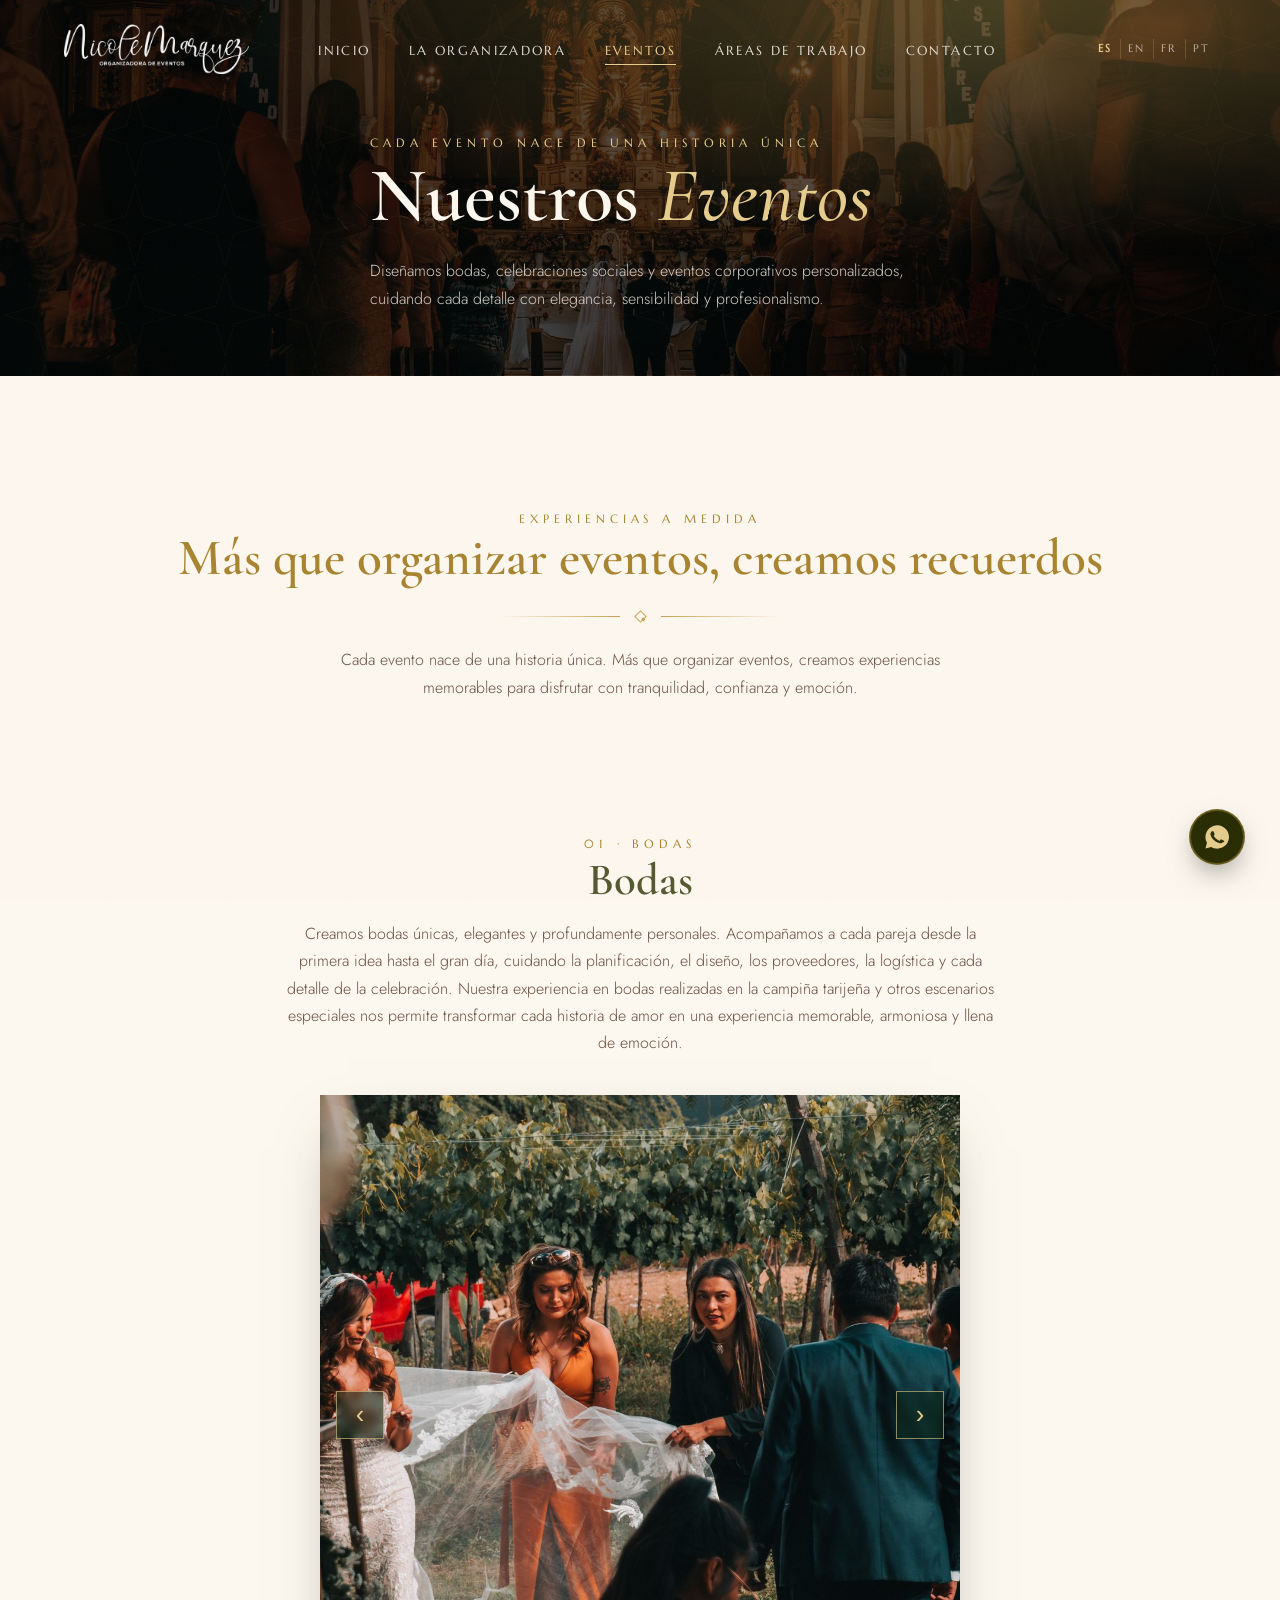
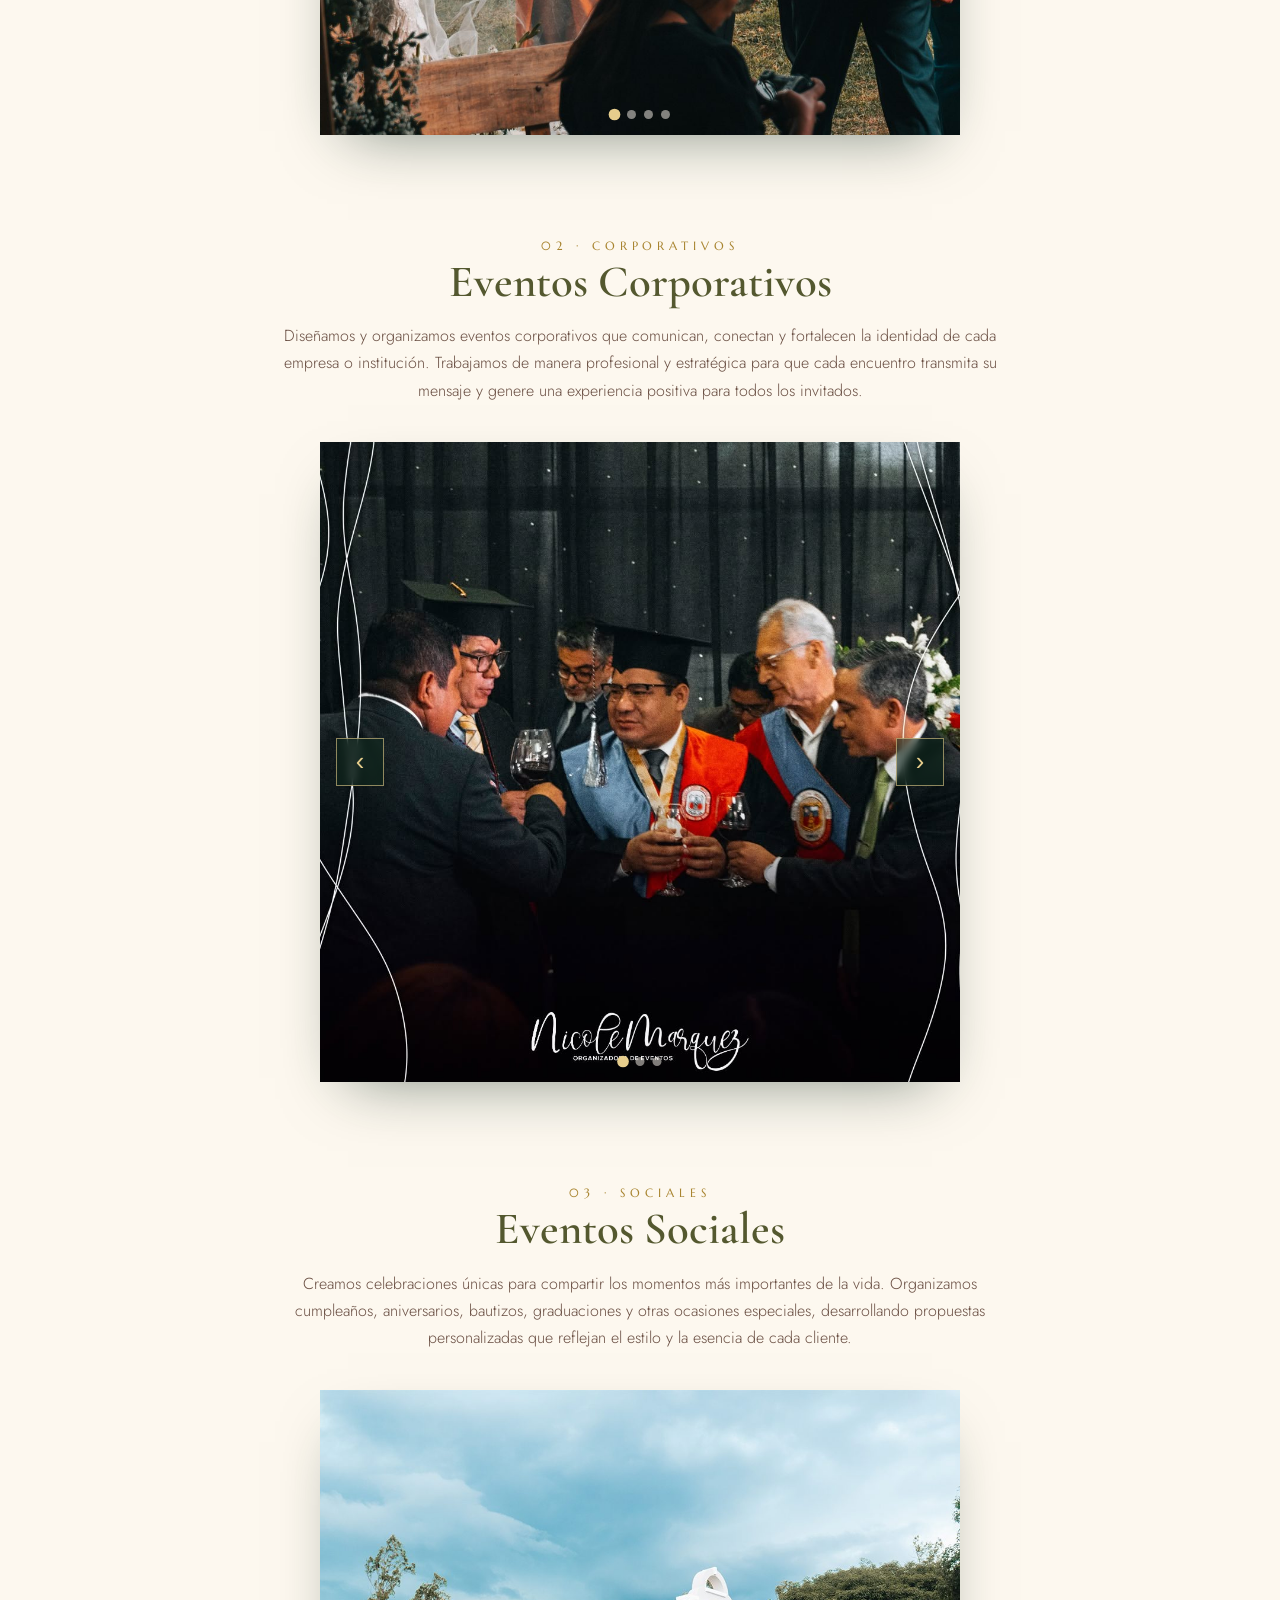
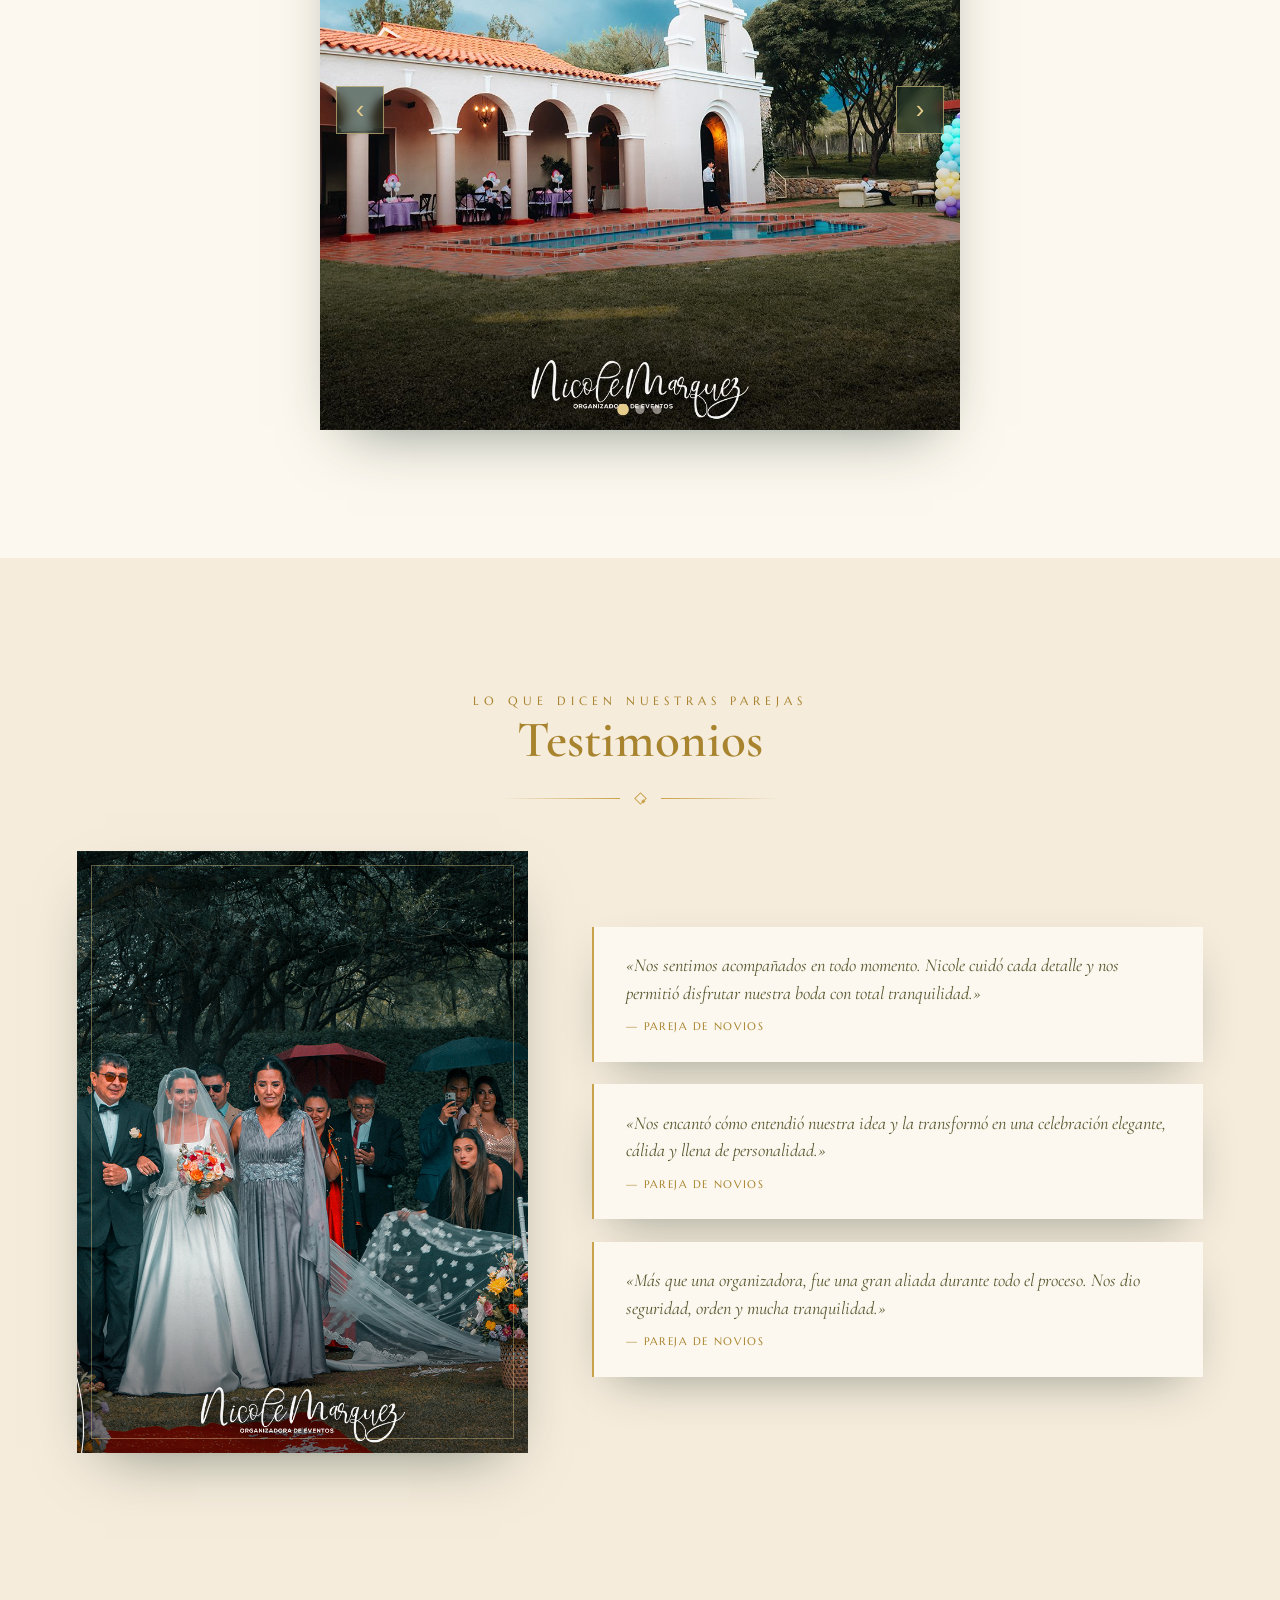
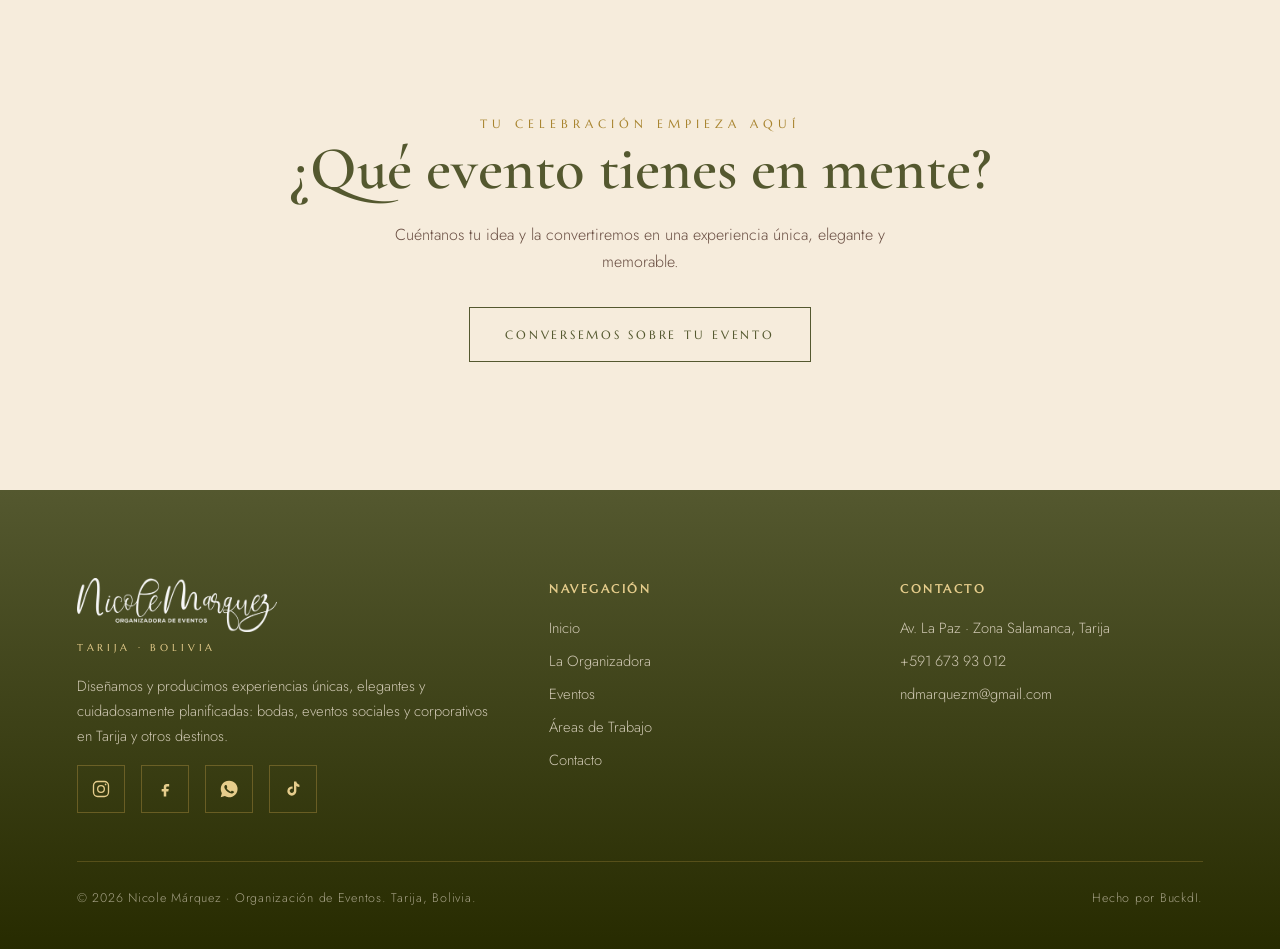
<file: eventos.html>
<!DOCTYPE html>
<html lang="es">
<head>
<meta charset="UTF-8">
<meta name="viewport" content="width=device-width, initial-scale=1.0">
<title data-i18n="ev_title">Nuestros Eventos · Nicole Márquez Tarija</title>
<meta name="description" data-i18n-content="ev_meta" content="Bodas, eventos corporativos y eventos sociales diseñados a medida en Tarija, Bolivia.">
<link rel="stylesheet" href="styles.css">
</head>
<body>

<!-- NAV -->
<nav class="nav">
  <a class="brand" href="index.html">
    <img src="logo.png" alt="Nicole Márquez - Organización de Eventos" />
  </a>
  <ul class="nav-links">
    <li><a href="index.html" data-i18n="nav_home">Inicio</a></li>
    <li><a href="organizadora.html" data-i18n="nav_org">La Organizadora</a></li>
    <li><a href="eventos.html" class="active" data-i18n="nav_events">Eventos</a></li>
    <li><a href="areas.html" data-i18n="nav_areas">Áreas de Trabajo</a></li>
    <li><a href="contacto.html" data-i18n="nav_contact">Contacto</a></li>
  </ul>
  <div class="lang-switch" role="group" aria-label="Idioma / Language">
    <button type="button" data-lang="es" lang="es">ES</button>
    <button type="button" data-lang="en" lang="en">EN</button>
    <button type="button" data-lang="fr" lang="fr">FR</button>
    <button type="button" data-lang="pt" lang="pt">PT</button>
  </div>
  <button class="burger" aria-label="Abrir menú" data-i18n-aria="aria_menu">
    <span></span><span></span><span></span>
  </button>
</nav>

<!-- HERO -->
<header class="page-hero">
  <div class="wrap">
    <span class="kicker kicker--light" data-i18n="ev_hero_kicker">Cada evento nace de una historia única</span>
    <h1 data-i18n="ev_hero_h1">Nuestros <em>Eventos</em></h1>
    <p data-i18n="ev_hero_p">Diseñamos bodas, celebraciones sociales y eventos corporativos personalizados, cuidando cada detalle con elegancia, sensibilidad y profesionalismo.</p>
  </div>
</header>

<!-- INTRO -->
<section class="section" style="padding-bottom:0">
  <div class="wrap center">
    <span class="kicker reveal" data-i18n="ev_intro_kicker">Experiencias a medida</span>
    <h2 class="reveal d1" style="font-size:clamp(2rem,5vw,3.2rem);color:var(--gold-deep)" data-i18n="ev_intro_h2">Más que organizar eventos, creamos recuerdos</h2>
    <div class="ornament reveal d1"><span></span><i></i><span></span></div>
    <p class="reveal d1" style="max-width:680px;margin:0 auto;color:var(--ink-soft)" data-i18n="ev_intro_p">Cada evento nace de una historia única. Más que organizar eventos, creamos experiencias memorables para disfrutar con tranquilidad, confianza y emoción.</p>
  </div>
</section>

<!-- CATEGORÍAS -->
<section class="section">

  <!-- BODAS -->
  <div class="ev-cat">
    <div class="ev-cat-head reveal">
      <span class="kicker" data-i18n="ev_w_kicker">01 · Bodas</span>
      <h3 data-i18n="ev_w_h3">Bodas</h3>
      <p data-i18n="ev_w_p">Creamos bodas únicas, elegantes y profundamente personales. Acompañamos a cada pareja desde la primera idea hasta el gran día, cuidando la planificación, el diseño, los proveedores, la logística y cada detalle de la celebración. Nuestra experiencia en bodas realizadas en la campiña tarijeña y otros escenarios especiales nos permite transformar cada historia de amor en una experiencia memorable, armoniosa y llena de emoción.</p>
    </div>
    <div class="carousel reveal d1" data-carousel>
      <div class="car-track">
        <div class="car-slide"><img src="imagenes/img6.jpeg" alt="Boda organizada por Nicole Márquez" loading="lazy"></div>
        <div class="car-slide"><img src="imagenes/img7.jpeg" alt="Celebración de boda en la campiña tarijeña" loading="lazy"></div>
        <div class="car-slide"><img src="imagenes/img9.jpeg" alt="Detalle de boda elegante" loading="lazy"></div>
        <div class="car-slide"><img src="imagenes/img11.jpeg" alt="Boda al atardecer en Tarija" loading="lazy"></div>
      </div>
      <button class="car-btn prev" type="button" aria-label="Imagen anterior">‹</button>
      <button class="car-btn next" type="button" aria-label="Imagen siguiente">›</button>
      <div class="car-dots"></div>
    </div>
  </div>

  <!-- EVENTOS CORPORATIVOS -->
  <div class="ev-cat">
    <div class="ev-cat-head reveal">
      <span class="kicker" data-i18n="ev_c_kicker">02 · Corporativos</span>
      <h3 data-i18n="ev_c_h3">Eventos Corporativos</h3>
      <p data-i18n="ev_c_p">Diseñamos y organizamos eventos corporativos que comunican, conectan y fortalecen la identidad de cada empresa o institución. Trabajamos de manera profesional y estratégica para que cada encuentro transmita su mensaje y genere una experiencia positiva para todos los invitados.</p>
    </div>
    <div class="carousel reveal d1" data-carousel>
      <div class="car-track">
        <div class="car-slide"><img src="imagenes/img31.jpeg" alt="Evento corporativo organizado por Nicole Márquez" loading="lazy"></div>
        <div class="car-slide"><img src="imagenes/img25.jpeg" alt="Cena institucional" loading="lazy"></div>
        <div class="car-slide"><img src="imagenes/img28.jpeg" alt="Encuentro empresarial" loading="lazy"></div>
      </div>
      <button class="car-btn prev" type="button" aria-label="Imagen anterior">‹</button>
      <button class="car-btn next" type="button" aria-label="Imagen siguiente">›</button>
      <div class="car-dots"></div>
    </div>
  </div>

  <!-- EVENTOS SOCIALES -->
  <div class="ev-cat">
    <div class="ev-cat-head reveal">
      <span class="kicker" data-i18n="ev_s_kicker">03 · Sociales</span>
      <h3 data-i18n="ev_s_h3">Eventos Sociales</h3>
      <p data-i18n="ev_s_p">Creamos celebraciones únicas para compartir los momentos más importantes de la vida. Organizamos cumpleaños, aniversarios, bautizos, graduaciones y otras ocasiones especiales, desarrollando propuestas personalizadas que reflejan el estilo y la esencia de cada cliente.</p>
    </div>
    <div class="carousel reveal d1" data-carousel>
      <div class="car-track">
        <div class="car-slide"><img src="imagenes/img22.jpeg" alt="Evento social organizado por Nicole Márquez" loading="lazy"></div>
        <div class="car-slide"><img src="imagenes/img24.jpeg" alt="Celebración social elegante" loading="lazy"></div>
        <div class="car-slide"><img src="imagenes/img20.jpeg" alt="Fiesta de aniversario" loading="lazy"></div>
      </div>
      <button class="car-btn prev" type="button" aria-label="Imagen anterior">‹</button>
      <button class="car-btn next" type="button" aria-label="Imagen siguiente">›</button>
      <div class="car-dots"></div>
    </div>
  </div>

</section>

<!-- TESTIMONIOS -->
<section class="section" style="background:var(--cream)">
  <div class="wrap center">
    <span class="kicker reveal" data-i18n="ev_testi_kicker">Lo que dicen nuestras parejas</span>
    <h2 class="reveal d1" style="font-size:clamp(2rem,5vw,3.2rem);color:var(--gold-deep)" data-i18n="ev_testi_h2">Testimonios</h2>
    <div class="ornament reveal d1"><span></span><i></i><span></span></div>
  </div>
  <div class="wrap">
    <div class="testi-grid">
      <div class="testi-photo reveal"></div>
      <div class="testi-list">
        <blockquote class="testi-card reveal d1">
          <p data-i18n="testi1">«Nos sentimos acompañados en todo momento. Nicole cuidó cada detalle y nos permitió disfrutar nuestra boda con total tranquilidad.»</p>
          <cite data-i18n="testi_cite">— Pareja de novios</cite>
        </blockquote>
        <blockquote class="testi-card reveal d2">
          <p data-i18n="testi2">«Nos encantó cómo entendió nuestra idea y la transformó en una celebración elegante, cálida y llena de personalidad.»</p>
          <cite data-i18n="testi_cite">— Pareja de novios</cite>
        </blockquote>
        <blockquote class="testi-card reveal d3">
          <p data-i18n="testi3">«Más que una organizadora, fue una gran aliada durante todo el proceso. Nos dio seguridad, orden y mucha tranquilidad.»</p>
          <cite data-i18n="testi_cite">— Pareja de novios</cite>
        </blockquote>
      </div>
    </div>
  </div>
</section>

<!-- CTA -->
<section class="section cta">
  <span class="kicker reveal" data-i18n="ev_cta_kicker">Tu celebración empieza aquí</span>
  <h2 class="reveal d1" data-i18n="ev_cta_h2">¿Qué evento tienes en mente?</h2>
  <p class="reveal d1" data-i18n="ev_cta_p">Cuéntanos tu idea y la convertiremos en una experiencia única, elegante y memorable.</p>
  <a href="contacto.html" class="btn btn-dark reveal d1" data-i18n="cta_talk_btn">Conversemos sobre tu evento</a>
</section>

<!-- FOOTER -->
<footer class="footer">
  <div class="footer-grid">
    <div>
      <img src="logo.png" alt="Nicole Márquez - Organización de Eventos" width="200"/>
      <small class="tag">Tarija · Bolivia</small>
      <p data-i18n="foot_desc">Diseñamos y producimos experiencias únicas, elegantes y cuidadosamente planificadas: bodas, eventos sociales y corporativos en Tarija y otros destinos.</p>
      <div class="socials">
        <a href="https://www.instagram.com/nicolem.wp/" target="_blank" rel="noopener" aria-label="Instagram"><svg viewBox="0 0 24 24" fill="none" stroke="currentColor" stroke-width="1.6"><rect x="3" y="3" width="18" height="18" rx="5"/><circle cx="12" cy="12" r="4"/><circle cx="17.5" cy="6.5" r="1" fill="currentColor" stroke="none"/></svg></a>
        <a href="https://www.facebook.com/profile.php?id=100064047130136" target="_blank" rel="noopener" aria-label="Facebook"><svg viewBox="0 0 24 24" fill="currentColor"><path d="M14 9h3V6h-3c-2 0-3.5 1.5-3.5 3.5V12H8v3h2.5v6h3v-6H16l.5-3h-3v-2.2c0-.5.4-.8.9-.8z"/></svg></a>
        <a href="https://wa.me/59167393012" target="_blank" rel="noopener" aria-label="WhatsApp"><svg viewBox="0 0 24 24" fill="currentColor"><path d="M12 2a10 10 0 0 0-8.6 15l-1.3 4.8 4.9-1.3A10 10 0 1 0 12 2zm5.3 14.1c-.2.6-1.3 1.2-1.8 1.2-.5.1-1 .1-1.7-.1-.4-.1-.9-.3-1.6-.6-2.8-1.2-4.6-4-4.7-4.2-.1-.2-1.1-1.5-1.1-2.8 0-1.3.7-2 .9-2.2.2-.3.5-.3.7-.3h.5c.2 0 .4 0 .6.5l.8 1.9c.1.2.1.3 0 .5l-.4.6c-.2.2-.3.4-.1.7.2.3.9 1.4 1.9 2.3 1.3 1.1 2.3 1.4 2.6 1.6.3.1.5.1.6-.1l.7-.9c.2-.3.4-.2.6-.1l1.8.9c.3.1.5.2.5.4.1.1.1.6-.2 1.3z"/></svg></a>
        <a href="https://www.tiktok.com/@nicoledayanamarquezmend0" target="_blank" rel="noopener" aria-label="TikTok"><svg viewBox="0 0 24 24" fill="currentColor"><path d="M16 3c.3 2 1.7 3.5 3.7 3.8V9.5c-1.4 0-2.7-.4-3.7-1.1v6.1c0 3-2.4 5.5-5.4 5.5S5.2 17.5 5.2 14.5 7.6 9 10.6 9c.3 0 .6 0 .9.1v2.7c-.3-.1-.6-.2-.9-.2-1.4 0-2.6 1.2-2.6 2.6s1.2 2.6 2.6 2.6 2.6-1.1 2.6-2.6V3H16z"/></svg></a>
      </div>
    </div>
    <div>
      <h5 data-i18n="foot_nav_title">Navegación</h5>
      <ul>
        <li><a href="index.html" data-i18n="nav_home">Inicio</a></li>
        <li><a href="organizadora.html" data-i18n="nav_org">La Organizadora</a></li>
        <li><a href="eventos.html" data-i18n="nav_events">Eventos</a></li>
        <li><a href="areas.html" data-i18n="nav_areas">Áreas de Trabajo</a></li>
        <li><a href="contacto.html" data-i18n="nav_contact">Contacto</a></li>
      </ul>
    </div>
    <div>
      <h5 data-i18n="foot_contact_title">Contacto</h5>
      <ul>
        <li>Av. La Paz · Zona Salamanca, Tarija</li>
        <li><a href="tel:+59167393012">+591 673 93 012</a></li>
        <li><a href="mailto:ndmarquezm@gmail.com">ndmarquezm@gmail.com</a></li>
      </ul>
    </div>
  </div>
  <div class="footer-base">
    <span data-i18n="foot_copyright">© 2026 Nicole Márquez · Organización de Eventos. Tarija, Bolivia.</span>
    <span data-i18n="foot_made">Hecho por BuckdI.</span>
  </div>
</footer>

<script src="i18n.js"></script>
<script src="main.js"></script>
</body>
</html>
</file>
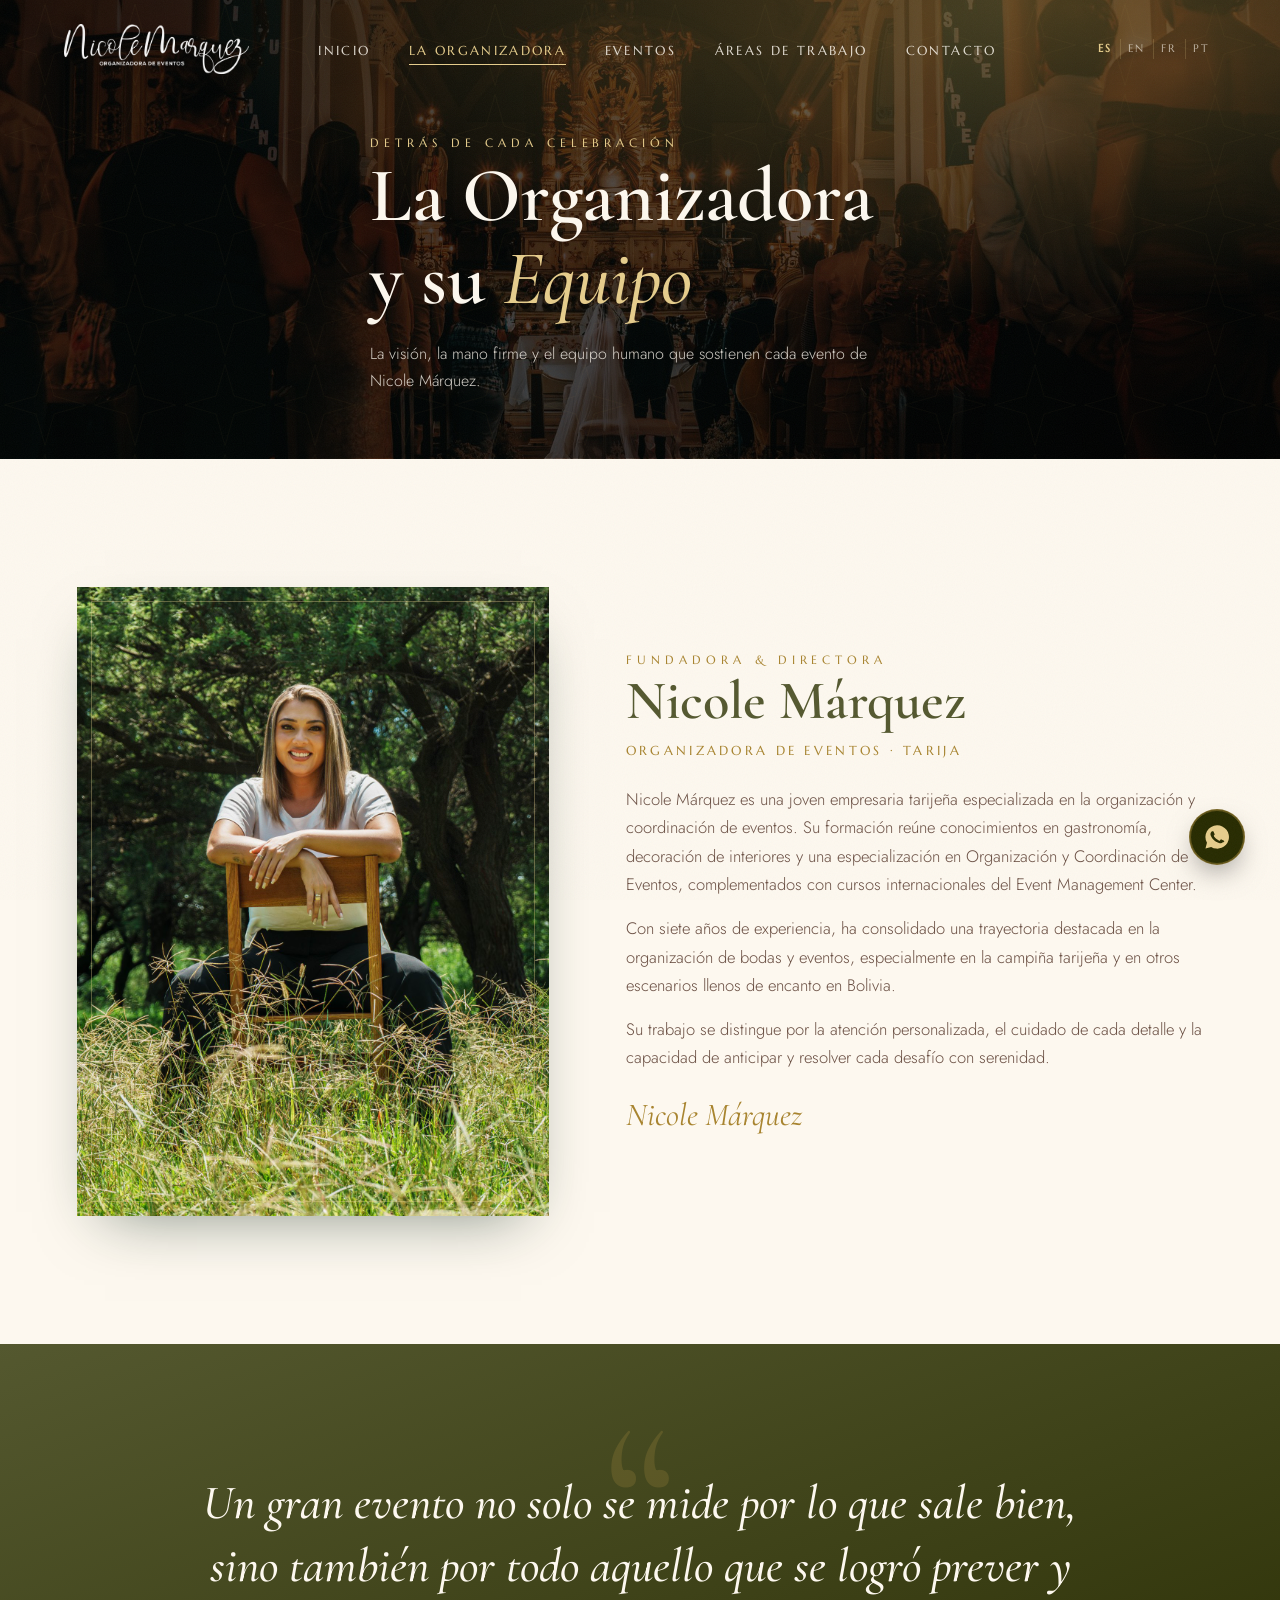
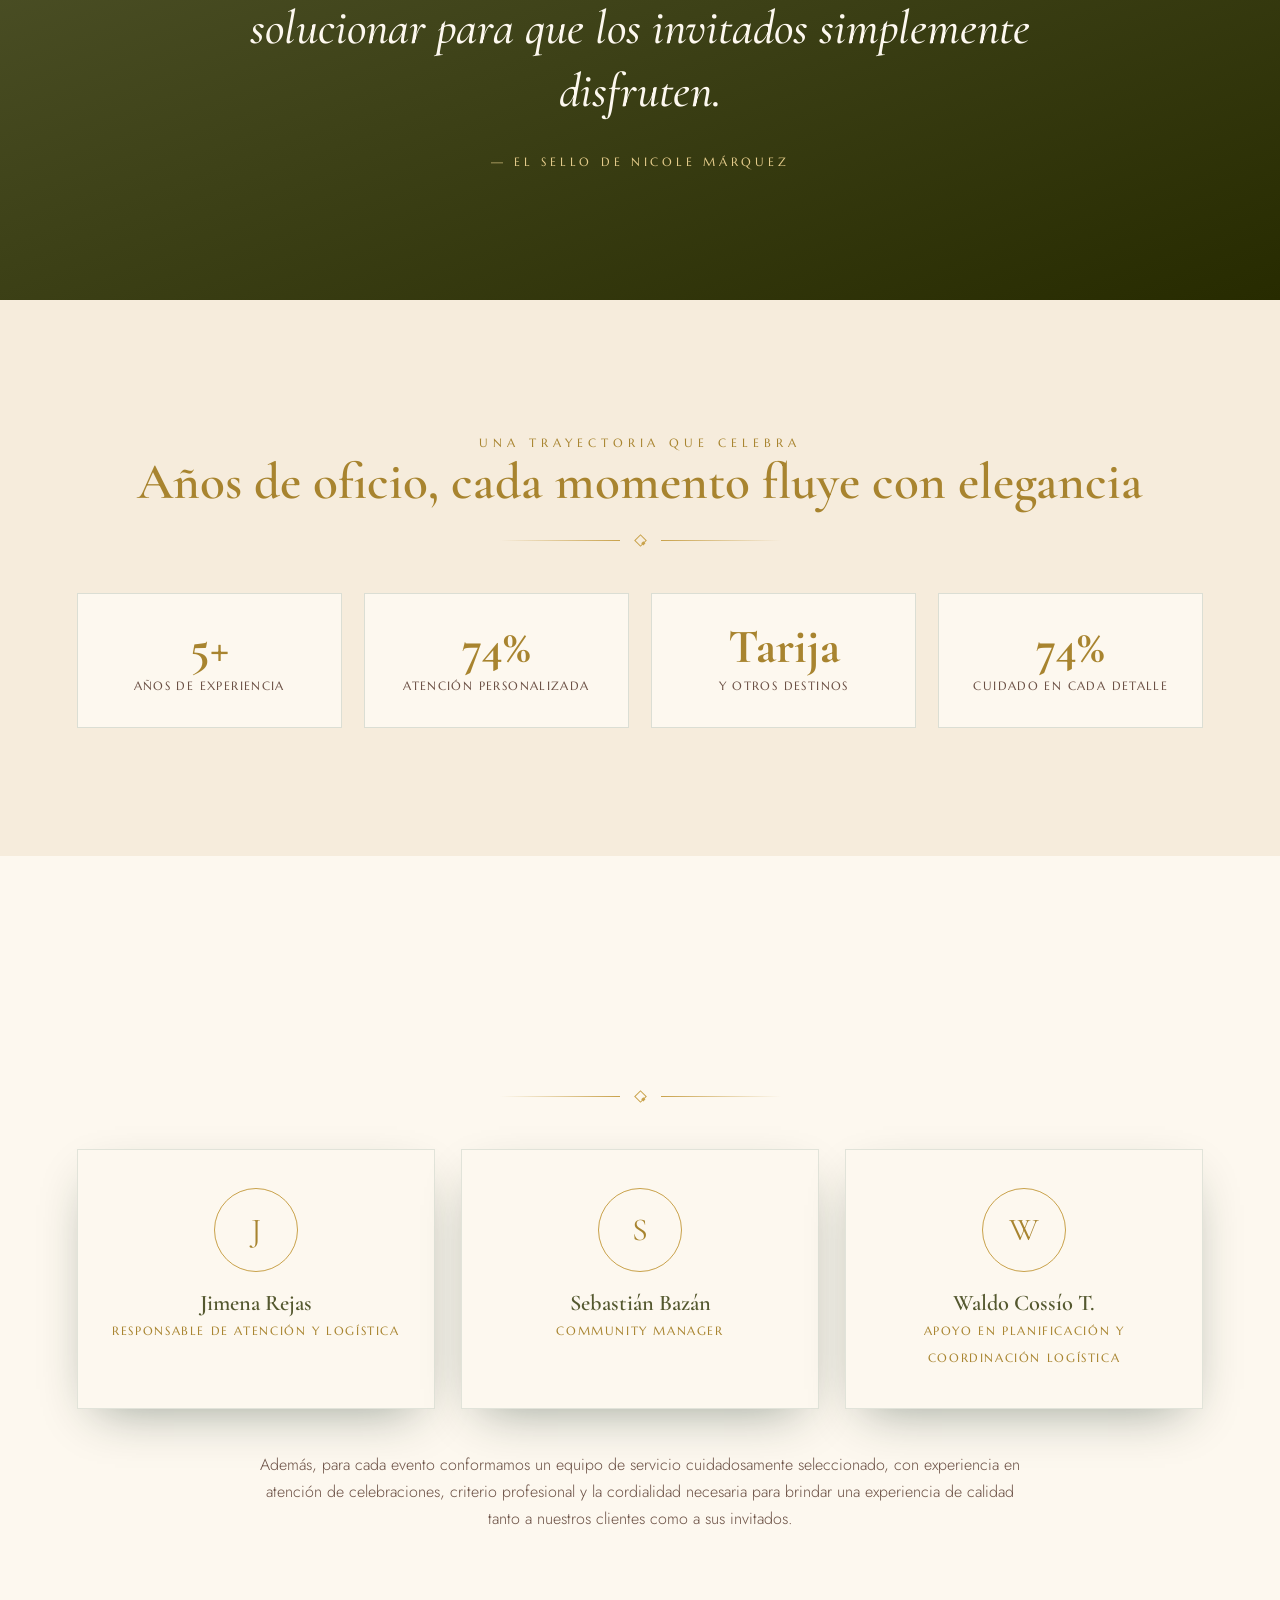
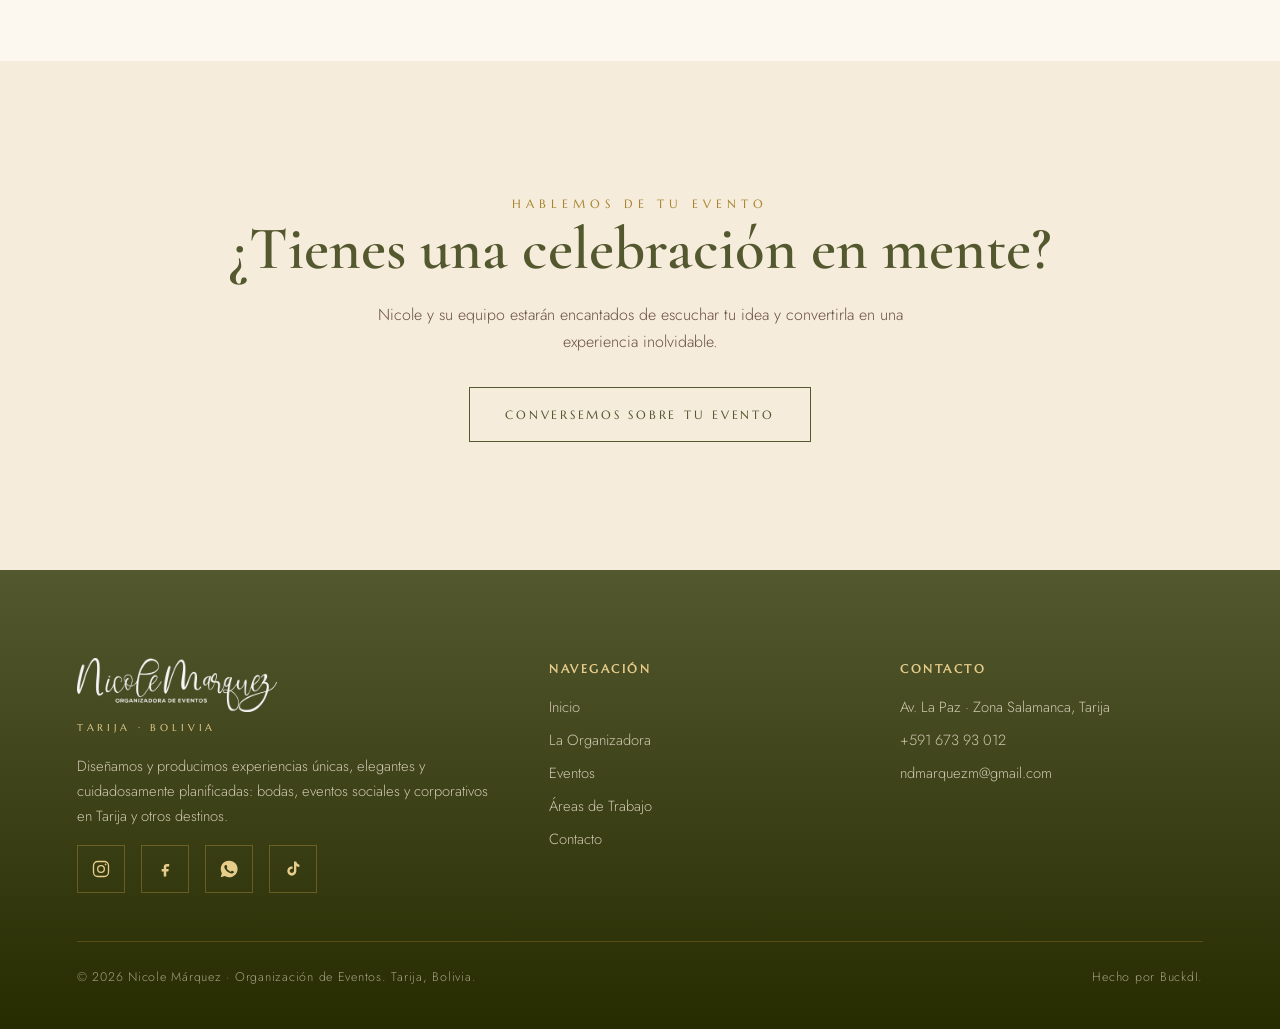
<file: organizadora.html>
<!DOCTYPE html>
<html lang="es">
<head>
<meta charset="UTF-8">
<meta name="viewport" content="width=device-width, initial-scale=1.0">
<title data-i18n="org_title">La Organizadora y su Equipo · Nicole Márquez Tarija</title>
<meta name="description" data-i18n-content="org_meta" content="Nicole Márquez, organizadora de eventos en Tarija, y el equipo que hace posible cada celebración.">
<link rel="stylesheet" href="styles.css">
</head>
<body>

<!-- NAV -->
<nav class="nav">
  <a class="brand" href="index.html">
    <img src="logo.png" alt="Nicole Márquez - Organización de Eventos" />
  </a>
  <ul class="nav-links">
    <li><a href="index.html" data-i18n="nav_home">Inicio</a></li>
    <li><a href="organizadora.html" class="active" data-i18n="nav_org">La Organizadora</a></li>
    <li><a href="eventos.html" data-i18n="nav_events">Eventos</a></li>
    <li><a href="areas.html" data-i18n="nav_areas">Áreas de Trabajo</a></li>
    <li><a href="contacto.html" data-i18n="nav_contact">Contacto</a></li>
  </ul>
  <div class="lang-switch" role="group" aria-label="Idioma / Language">
    <button type="button" data-lang="es" lang="es">ES</button>
    <button type="button" data-lang="en" lang="en">EN</button>
    <button type="button" data-lang="fr" lang="fr">FR</button>
    <button type="button" data-lang="pt" lang="pt">PT</button>
  </div>
  <button class="burger" aria-label="Abrir menú" data-i18n-aria="aria_menu">
    <span></span><span></span><span></span>
  </button>
</nav>

<!-- HERO -->
<header class="page-hero">
  <div class="wrap">
    <span class="kicker kicker--light" data-i18n="org_hero_kicker">Detrás de cada celebración</span>
    <h1 data-i18n="org_hero_h1">La Organizadora<br>y su <em>Equipo</em></h1>
    <p data-i18n="org_hero_p">La visión, la mano firme y el equipo humano que sostienen cada evento de Nicole Márquez.</p>
  </div>
</header>

<!-- PERFIL -->
<section class="section">
  <div class="wrap">
    <div class="org-grid">
      <div class="org-portrait reveal"></div>
      <div class="org-body reveal d1">
        <span class="kicker" data-i18n="org_role_kicker">Fundadora &amp; Directora</span>
        <h2>Nicole Márquez</h2>
        <p class="role" data-i18n="org_role">Organizadora de Eventos · Tarija</p>
        <p data-i18n="org_p1">Nicole Márquez es una joven empresaria tarijeña especializada en la organización y coordinación de eventos. Su formación reúne conocimientos en gastronomía, decoración de interiores y una especialización en Organización y Coordinación de Eventos, complementados con cursos internacionales del Event Management Center.</p>
        <p data-i18n="org_p2">Con siete años de experiencia, ha consolidado una trayectoria destacada en la organización de bodas y eventos, especialmente en la campiña tarijeña y en otros escenarios llenos de encanto en Bolivia.</p>
        <p data-i18n="org_p3">Su trabajo se distingue por la atención personalizada, el cuidado de cada detalle y la capacidad de anticipar y resolver cada desafío con serenidad.</p>
        <p class="sign">Nicole Márquez</p>
      </div>
    </div>
  </div>
</section>

<!-- FILOSOFÍA / CITA -->
<section class="section pull">
  <blockquote class="reveal" data-i18n="org_quote">Un gran evento no solo se mide por lo que sale bien, sino también por todo aquello que se logró prever y solucionar para que los invitados simplemente disfruten.</blockquote>
  <cite class="reveal d1" data-i18n="org_cite">— El sello de Nicole Márquez</cite>
</section>

<!-- ESTADÍSTICAS -->
<section class="section" style="background:var(--cream)">
  <div class="wrap center">
    <span class="kicker reveal" data-i18n="org_stats_kicker">Una trayectoria que celebra</span>
    <h2 class="reveal d1" style="font-size:clamp(2rem,5vw,3.2rem);color:var(--gold-deep)" data-i18n="org_stats_h2">Años de oficio, cada momento fluye con elegancia</h2>
    <div class="ornament reveal d1"><span></span><i></i><span></span></div>
    <div class="stats">
      <div class="stat reveal d1"><b data-count="7" data-suffix="+">0</b><span data-i18n="org_stat1">Años de experiencia</span></div>
      <div class="stat reveal d2"><b data-count="100" data-suffix="%">0</b><span data-i18n="org_stat2">Atención personalizada</span></div>
      <div class="stat reveal d3"><b>Tarija</b><span data-i18n="org_stat3">y otros destinos</span></div>
      <div class="stat reveal d4"><b data-count="100" data-suffix="%">0</b><span data-i18n="org_stat4">Cuidado en cada detalle</span></div>
    </div>
  </div>
</section>

<!-- EQUIPO -->
<section class="section">
  <div class="wrap center">
    <span class="kicker reveal" data-i18n="org_team_kicker">La organizadora y su equipo</span>
    <h2 class="reveal d1" style="font-size:clamp(2rem,5vw,3.2rem);color:var(--gold-deep)" data-i18n="org_team_h2">Nuestro equipo base</h2>
    <div class="ornament reveal d1"><span></span><i></i><span></span></div>
  </div>
  <div class="wrap">
    <div class="team-grid">
      <div class="member reveal d1">
        <div class="avatar">J</div>
        <h4>Jimena Rejas</h4>
        <span data-i18n="member1_role">Responsable de atención y logística</span>
      </div>
      <div class="member reveal d2">
        <div class="avatar">S</div>
        <h4>Sebastián Bazán</h4>
        <span data-i18n="member2_role">Community Manager</span>
      </div>
      <div class="member reveal d3">
        <div class="avatar">W</div>
        <h4>Waldo Cossío T.</h4>
        <span data-i18n="member3_role">Apoyo en planificación y coordinación logística</span>
      </div>
    </div>
    <p class="team-note reveal d1" data-i18n="org_team_note">Además, para cada evento conformamos un equipo de servicio cuidadosamente seleccionado, con experiencia en atención de celebraciones, criterio profesional y la cordialidad necesaria para brindar una experiencia de calidad tanto a nuestros clientes como a sus invitados.</p>
  </div>
</section>

<!-- CTA -->
<section class="section cta">
  <span class="kicker reveal" data-i18n="org_cta_kicker">Hablemos de tu evento</span>
  <h2 class="reveal d1" data-i18n="org_cta_h2">¿Tienes una celebración en mente?</h2>
  <p class="reveal d1" data-i18n="org_cta_p">Nicole y su equipo estarán encantados de escuchar tu idea y convertirla en una experiencia inolvidable.</p>
  <a href="contacto.html" class="btn btn-dark reveal d1" data-i18n="cta_talk_btn">Conversemos sobre tu evento</a>
</section>

<!-- FOOTER -->
<footer class="footer">
  <div class="footer-grid">
    <div>
      <img src="logo.png" alt="Nicole Márquez - Organización de Eventos" width="200"/>
      <small class="tag">Tarija · Bolivia</small>
      <p data-i18n="foot_desc">Diseñamos y producimos experiencias únicas, elegantes y cuidadosamente planificadas: bodas, eventos sociales y corporativos en Tarija y otros destinos.</p>
      <div class="socials">
        <a href="https://www.instagram.com/nicolem.wp/" target="_blank" rel="noopener" aria-label="Instagram"><svg viewBox="0 0 24 24" fill="none" stroke="currentColor" stroke-width="1.6"><rect x="3" y="3" width="18" height="18" rx="5"/><circle cx="12" cy="12" r="4"/><circle cx="17.5" cy="6.5" r="1" fill="currentColor" stroke="none"/></svg></a>
        <a href="https://www.facebook.com/profile.php?id=100064047130136" target="_blank" rel="noopener" aria-label="Facebook"><svg viewBox="0 0 24 24" fill="currentColor"><path d="M14 9h3V6h-3c-2 0-3.5 1.5-3.5 3.5V12H8v3h2.5v6h3v-6H16l.5-3h-3v-2.2c0-.5.4-.8.9-.8z"/></svg></a>
        <a href="https://wa.me/59167393012" target="_blank" rel="noopener" aria-label="WhatsApp"><svg viewBox="0 0 24 24" fill="currentColor"><path d="M12 2a10 10 0 0 0-8.6 15l-1.3 4.8 4.9-1.3A10 10 0 1 0 12 2zm5.3 14.1c-.2.6-1.3 1.2-1.8 1.2-.5.1-1 .1-1.7-.1-.4-.1-.9-.3-1.6-.6-2.8-1.2-4.6-4-4.7-4.2-.1-.2-1.1-1.5-1.1-2.8 0-1.3.7-2 .9-2.2.2-.3.5-.3.7-.3h.5c.2 0 .4 0 .6.5l.8 1.9c.1.2.1.3 0 .5l-.4.6c-.2.2-.3.4-.1.7.2.3.9 1.4 1.9 2.3 1.3 1.1 2.3 1.4 2.6 1.6.3.1.5.1.6-.1l.7-.9c.2-.3.4-.2.6-.1l1.8.9c.3.1.5.2.5.4.1.1.1.6-.2 1.3z"/></svg></a>
        <a href="https://www.tiktok.com/@nicoledayanamarquezmend0" target="_blank" rel="noopener" aria-label="TikTok"><svg viewBox="0 0 24 24" fill="currentColor"><path d="M16 3c.3 2 1.7 3.5 3.7 3.8V9.5c-1.4 0-2.7-.4-3.7-1.1v6.1c0 3-2.4 5.5-5.4 5.5S5.2 17.5 5.2 14.5 7.6 9 10.6 9c.3 0 .6 0 .9.1v2.7c-.3-.1-.6-.2-.9-.2-1.4 0-2.6 1.2-2.6 2.6s1.2 2.6 2.6 2.6 2.6-1.1 2.6-2.6V3H16z"/></svg></a>
      </div>
    </div>
    <div>
      <h5 data-i18n="foot_nav_title">Navegación</h5>
      <ul>
        <li><a href="index.html" data-i18n="nav_home">Inicio</a></li>
        <li><a href="organizadora.html" data-i18n="nav_org">La Organizadora</a></li>
        <li><a href="eventos.html" data-i18n="nav_events">Eventos</a></li>
        <li><a href="areas.html" data-i18n="nav_areas">Áreas de Trabajo</a></li>
        <li><a href="contacto.html" data-i18n="nav_contact">Contacto</a></li>
      </ul>
    </div>
    <div>
      <h5 data-i18n="foot_contact_title">Contacto</h5>
      <ul>
        <li>Av. La Paz · Zona Salamanca, Tarija</li>
        <li><a href="tel:+59167393012">+591 673 93 012</a></li>
        <li><a href="mailto:ndmarquezm@gmail.com">ndmarquezm@gmail.com</a></li>
      </ul>
    </div>
  </div>
  <div class="footer-base">
    <span data-i18n="foot_copyright">© 2026 Nicole Márquez · Organización de Eventos. Tarija, Bolivia.</span>
    <span data-i18n="foot_made">Hecho por BuckdI.</span>
  </div>
</footer>

<script src="i18n.js"></script>
<script src="main.js"></script>
</body>
</html>
</file>
<file: styles.css>
/* =========================================================
   VENDIMIA · Casa de Eventos — Tarija
   Hoja de estilos compartida
   Estética: evento de lujo · paleta cálida (vino, terracota, oro)
   ========================================================= */

/* ---------- Tipografías (autoalojadas · sin depender de Google) ---------- */
@import url('fonts/fonts.css');

/* ---------- Variables ---------- */
:root{
  --wine:        #54582f;
  --wine-deep:   #272b00;
  --wine-soft:   #6d7040;
  --terracotta:  #a8842f;
  --clay:        #86895d;
  --gold:        #c9a24b;
  --gold-light:  #e6cd8c;
  --gold-deep:   #a8842f;
  --cream:       #f6ecdc;
  --ivory:       #fdf8ef;
  --ink:         #2a1610;
  --ink-soft:    #6a4f43;

  --font-display: 'Cormorant Garamond', Georgia, serif;
  --font-accent:  'Marcellus', serif;
  --font-body:    'Jost', sans-serif;

  --shadow-soft: 0 18px 50px -20px rgba(15,42,30,.45);
  --shadow-card: 0 24px 60px -28px rgba(15,42,30,.55);
  --ease: cubic-bezier(.22,.61,.36,1);
}

/* ---------- Reset ---------- */
*,*::before,*::after{ box-sizing:border-box; margin:0; padding:0; }
html{ scroll-behavior:smooth; -webkit-text-size-adjust:100%; }
body{
  font-family:var(--font-body);
  color:var(--ink);
  background:var(--ivory);
  line-height:1.7;
  font-weight:300;
  overflow-x:hidden;
  position:relative;
}
img{ max-width:100%; display:block; }
a{ color:inherit; text-decoration:none; }
ul{ list-style:none; }

/* Grano / textura sutil sobre todo el sitio */
body::after{
  content:"";
  position:fixed; inset:0;
  pointer-events:none;
  z-index:9999;
  opacity:.04;
  background-image:url("data:image/svg+xml,%3Csvg xmlns='http://www.w3.org/2000/svg' width='120' height='120'%3E%3Cfilter id='n'%3E%3CfeTurbulence type='fractalNoise' baseFrequency='.9' numOctaves='3'/%3E%3C/filter%3E%3Crect width='100%25' height='100%25' filter='url(%23n)'/%3E%3C/svg%3E");
}

/* ---------- Tipografía base ---------- */
h1,h2,h3,h4{ font-family:var(--font-display); font-weight:600; line-height:1.08; }
.kicker{
  font-family:var(--font-accent);
  text-transform:uppercase;
  letter-spacing:.42em;
  font-size:.74rem;
  color:var(--gold-deep);
  display:inline-block;
}
.kicker--light{ color:var(--gold-light); }

.section{ padding:clamp(5rem,10vw,9rem) clamp(1.4rem,6vw,7rem); position:relative; }
.wrap{ max-width:1180px; margin:0 auto; }
.center{ text-align:center; }

/* Ornamento dorado divisor */
.ornament{
  display:flex; align-items:center; justify-content:center;
  gap:1rem; margin:1.6rem 0;
}
.ornament span{ height:1px; width:clamp(40px,12vw,120px); background:linear-gradient(90deg,transparent,var(--gold)); }
.ornament span:last-child{ background:linear-gradient(90deg,var(--gold),transparent); }
.ornament i{
  width:9px; height:9px; transform:rotate(45deg);
  border:1px solid var(--gold); display:block;
}
.ornament i::after{
  content:""; position:absolute; width:3px; height:3px; background:var(--gold);
  margin:2px;
}

/* ---------- NAV ---------- */
.nav{
  position:fixed; top:0; left:0; right:0; z-index:1000;
  display:flex; align-items:center; justify-content:space-between;
  padding:1.5rem clamp(1.4rem,6vw,4rem);
  transition:background .5s var(--ease), padding .5s var(--ease), box-shadow .5s var(--ease);
}
.nav.scrolled{
  background:color-mix(in srgb, var(--wine-deep) 92%, transparent);
  backdrop-filter:blur(10px);
  padding:1rem clamp(1.4rem,6vw,4rem);
  box-shadow:0 10px 40px -18px rgba(0,0,0,.6);
}
.brand{ display:flex; flex-direction:column; line-height:1; color:var(--ivory); position:relative; z-index:1100; }
.brand b{ font-family:var(--font-display); font-weight:600; font-size:clamp(1.15rem,4.5vw,1.55rem); letter-spacing:.12em; text-transform:uppercase; }
.brand small{ font-family:var(--font-accent); font-size:.6rem; letter-spacing:.45em; text-transform:uppercase; color:var(--gold-light); margin-top:.35rem; }

.nav-links{ display:flex; gap:2.4rem; align-items:center; }
.nav-links a{
  font-family:var(--font-accent); color:var(--ivory);
  font-size:.82rem; letter-spacing:.18em; text-transform:uppercase;
  position:relative; padding:.3rem 0; opacity:.85; transition:opacity .3s;
}
.nav-links a::after{
  content:""; position:absolute; left:0; bottom:-2px; height:1px; width:0;
  background:var(--gold-light); transition:width .4s var(--ease);
}
.nav-links a:hover{ opacity:1; }
.nav-links a:hover::after,.nav-links a.active::after{ width:100%; }
.nav-links a.active{ opacity:1; color:var(--gold-light); }

.burger{ display:none; flex-direction:column; gap:6px; background:none; border:0; cursor:pointer; z-index:1100; padding:6px; filter:drop-shadow(0 1px 2px rgba(0,0,0,.5)); }
.burger span{ width:28px; height:2.5px; border-radius:2px; background:var(--gold-light); transition:.35s var(--ease); }
.burger.open span:nth-child(1){ transform:translateY(7px) rotate(45deg); }
.burger.open span:nth-child(2){ opacity:0; }
.burger.open span:nth-child(3){ transform:translateY(-7px) rotate(-45deg); }

/* ---------- Selector de idioma ---------- */
.lang-switch{
  display:flex; align-items:center; gap:.15rem; z-index:1100;
  font-family:var(--font-accent); margin-left:1.6rem;
}
.lang-switch button{
  background:none; border:0; cursor:pointer; padding:.28rem .42rem;
  color:var(--ivory); opacity:.62; font-family:inherit;
  font-size:.7rem; letter-spacing:.14em; text-transform:uppercase;
  line-height:1; border-radius:3px; transition:.25s var(--ease);
}
.lang-switch button + button{ border-left:1px solid rgba(230,205,140,.32); border-radius:0; }
.lang-switch button:hover{ opacity:1; color:var(--gold-light); }
.lang-switch button.active{ opacity:1; color:var(--gold-light); font-weight:600; }

/* ---------- HERO genérico (subpáginas) ---------- */
.page-hero{
  min-height:100%; display:flex; align-items:flex-end;
  padding:8rem clamp(1.4rem,6vw,7rem) 4rem;
  position:relative; color:var(--ivory); overflow:hidden;
  background:
    radial-gradient(120% 120% at 80% 0%, rgba(201,162,75,.35), transparent 55%),
    linear-gradient(
      155deg,
      rgba(0, 0, 0, 0.80) 0%,
      rgba(0, 0, 0, 0.70) 55%,
      rgba(0, 0, 0, 0.90) 100%
    ),
    url("imagenes/img2.jpeg");
  background-size:cover; background-position:center;
}
.page-hero::before{
  content:""; position:absolute; inset:0;
  background-image:url("data:image/svg+xml,%3Csvg xmlns='http://www.w3.org/2000/svg' width='80' height='80'%3E%3Cpath d='M40 4 L48 32 L76 40 L48 48 L40 76 L32 48 L4 40 L32 32 Z' fill='none' stroke='%23c9a24b' stroke-width='.4' opacity='.18'/%3E%3C/svg%3E");
  background-size:90px 90px; opacity:.5;
}
.page-hero .wrap{ position:relative; z-index:2; }
.page-hero h1{ font-size:clamp(2.6rem,6vw,4.8rem); color:var(--ivory); }
.page-hero h1 em{ color:var(--gold-light); font-style:italic; font-weight:500; }
.page-hero p{ max-width:540px; margin-top:1.2rem; color:rgba(253,248,239,.82); font-weight:300; }

/* ---------- Botones ---------- */
.btn{
  display:inline-flex; align-items:center; gap:.7rem;
  font-family:var(--font-accent); text-transform:uppercase;
  letter-spacing:.22em; font-size:.78rem;
  padding:1rem 2.2rem; cursor:pointer; transition:.45s var(--ease);
  border:1px solid var(--gold);
}
.btn-gold{ background:var(--gold); color:var(--wine-deep); border-color:var(--gold); }
.btn-gold:hover{ background:transparent; color:var(--gold-light); }
.btn-ghost{ background:transparent; color:var(--gold-light); }
.btn-ghost:hover{ background:var(--gold); color:var(--wine-deep); }
.btn-dark{ border-color:var(--wine); color:var(--wine); }
.btn-dark:hover{ background:var(--wine); color:var(--ivory); }

/* ---------- Reveal scroll ---------- */
.reveal{ opacity:0; transform:translateY(38px); transition:opacity 1s var(--ease), transform 1s var(--ease); }
.reveal.in{ opacity:1; transform:none; }
.reveal.d1{ transition-delay:.12s; }
.reveal.d2{ transition-delay:.24s; }
.reveal.d3{ transition-delay:.36s; }
.reveal.d4{ transition-delay:.48s; }

/* ---------- FOOTER ---------- */
.footer{
  background:linear-gradient(180deg,var(--wine) ,var(--wine-deep));
  color:var(--cream); padding:clamp(3.5rem,7vw,5.5rem) clamp(1.4rem,6vw,7rem) 2.5rem;
  position:relative;
}
.footer-grid{ display:grid; grid-template-columns:1.4fr 1fr 1fr; gap:3rem; max-width:1180px; margin:0 auto; }
.footer h4{ font-size:1.9rem; color:var(--ivory); }
.footer small.tag{ font-family:var(--font-accent); letter-spacing:.4em; font-size:.6rem; color:var(--gold-light); text-transform:uppercase; }
.footer p{ font-size:.92rem; color:rgba(246,236,220,.78); margin-top:.9rem; }
.footer h5{ font-family:var(--font-accent); letter-spacing:.2em; text-transform:uppercase; font-size:.78rem; color:var(--gold-light); margin-bottom:1rem; }
.footer ul li{ margin:.5rem 0; font-size:.92rem; color:rgba(246,236,220,.78); transition:color .3s; }
.footer ul li a:hover{ color:var(--gold-light); }
.footer-base{
  max-width:1180px; margin:3rem auto 0; padding-top:1.6rem;
  border-top:1px solid rgba(201,162,75,.25);
  display:flex; justify-content:space-between; flex-wrap:wrap; gap:1rem;
  font-size:.78rem; color:rgba(246,236,220,.6); letter-spacing:.06em;
}

/* =========================================================
   PÁGINA DE INICIO
   ========================================================= */
.hero{
  min-height:100vh; position:relative; display:flex; align-items:center;
  color:var(--ivory); overflow:hidden;
  background:
    radial-gradient(140% 110% at 75% 15%, rgba(200,122,74,.4), transparent 50%),
    linear-gradient(
      155deg,
      rgba(0, 0, 0, 0.80) 0%,
      rgba(0, 0, 0, 0.70) 55%,
      rgba(0, 0, 0, 0.90) 100%
    ),
    url("imagenes/img2.jpeg");
  background-size:cover; background-position:center;
}
.hero::before{
  content:""; position:absolute; inset:0;
  background-image:url("data:image/svg+xml,%3Csvg xmlns='http://www.w3.org/2000/svg' width='90' height='90'%3E%3Cpath d='M45 6 L53 37 L84 45 L53 53 L45 84 L37 53 L6 45 L37 37 Z' fill='none' stroke='%23c9a24b' stroke-width='.4' opacity='.16'/%3E%3C/svg%3E");
  background-size:110px 110px;
}
.hero-inner{ position:relative; z-index:3; max-width:1180px; margin:0 auto; padding:7rem clamp(1.4rem,6vw,7rem) 4rem; width:100%; }
.hero .kicker{ animation:fadeUp 1s var(--ease) both; }
.hero h1{
  font-size:clamp(2.8rem,6.2vw,5rem); line-height:1.02; margin:1.1rem 0;
  font-weight:500;
}
.hero h1 .line{ display:block; overflow:hidden; }
.hero h1 .line span{ display:block; animation:fadeUp 1.1s var(--ease) both; }
.hero h1 .line:nth-child(2) span{ animation-delay:.16s; }
.hero h1 .line:nth-child(3) span{ animation-delay:.32s; }
.hero h1 em{ font-style:italic; color:var(--gold-light); font-weight:400; }
.hero .lede{ max-width:640px; color:rgba(253,248,239,.85); font-size:1.14rem; margin-top:.4rem; animation:fadeUp 1.1s .5s var(--ease) both; }
.hero-actions{ margin-top:2.2rem; display:flex; gap:1rem; flex-wrap:wrap; animation:fadeUp 1.1s .66s var(--ease) both; }
.scroll-cue{
  position:absolute; bottom:2.2rem; left:50%; transform:translateX(-50%);
  z-index:3; color:var(--gold-light); font-family:var(--font-accent);
  letter-spacing:.3em; font-size:.66rem; text-transform:uppercase;
  display:flex; flex-direction:column; align-items:center; gap:.7rem;
}
.scroll-cue .ln{ width:1px; height:42px; background:linear-gradient(var(--gold-light),transparent); animation:cue 2s var(--ease) infinite; }

@keyframes fadeUp{ from{ opacity:0; transform:translateY(40px); } to{ opacity:1; transform:none; } }
@keyframes cue{ 0%,100%{ transform:scaleY(.4); transform-origin:top; opacity:.4; } 50%{ transform:scaleY(1); opacity:1; } }

/* ---- Sección storytelling ---- */
.story{ background:var(--ivory); position:relative; }
.story-intro{ max-width:760px; margin:0 auto; text-align:center; }
.story-intro h2{ font-size:clamp(2.2rem,5vw,3.6rem); color:var(--wine); }
.story-intro p{ color:var(--ink-soft); margin-top:1.2rem; font-size:1.08rem; }

.chapter{
  display:grid; grid-template-columns:1fr 1fr; gap:clamp(2rem,6vw,5rem);
  align-items:center; margin:clamp(4rem,9vw,7rem) auto 0; max-width:1100px;
}
.chapter:nth-child(even) .chapter-visual{ order:2; }
.chapter-num{
  font-family:var(--font-display); font-style:italic; font-size:1.2rem;
  color:var(--gold-deep); letter-spacing:.1em;
}
.chapter h3{ font-size:clamp(1.8rem,4vw,2.8rem); color:var(--wine); margin:.6rem 0 1.1rem; }
.chapter p{ color:var(--ink-soft); font-size:1.04rem; }
.chapter p + p{ margin-top:1rem; }
.drop::first-letter{
  font-family:var(--font-display); font-size:3.6rem; float:left; line-height:.8;
  padding:.2rem .6rem 0 0; color:var(--terracotta); font-weight:600;
}
.chapter-visual{
  aspect-ratio:4/5; border-radius:2px; position:relative; overflow:hidden;
  box-shadow:var(--shadow-card);
  display:flex; align-items:flex-end; padding:2rem; color:var(--ivory);
}
.cv-1{ background:linear-gradient(155deg, rgba(0, 0, 0, 0.4) 100%), url("imagenes/img5.jpeg") center/cover; }
.cv-2{ background:linear-gradient(155deg, rgba(0, 0, 0, 0.4) 100%), url("imagenes/img11.jpeg") center/cover; }
.cv-3{ background:linear-gradient(155deg, rgba(0, 0, 0, 0.4) 100%), url("imagenes/img7.jpeg") center/cover; }
.cv-4{ background:linear-gradient(155deg, rgba(0, 0, 0, 0.4) 100%), url("imagenes/img9.jpeg") center/cover; }
.chapter-visual::before{
  content:""; position:absolute; inset:0;
  background-image:url("data:image/svg+xml,%3Csvg xmlns='http://www.w3.org/2000/svg' width='70' height='70'%3E%3Cpath d='M35 5 L41 29 L65 35 L41 41 L35 65 L29 41 L5 35 L29 29 Z' fill='none' stroke='%23e6cd8c' stroke-width='.4' opacity='.22'/%3E%3C/svg%3E");
  background-size:85px 85px;
}
.chapter-visual .cap{ position:relative; z-index:2; }
.chapter-visual .cap b{ font-family:var(--font-display); font-size:2.6rem; display:block; color:var(--gold-light); }
.chapter-visual .cap span{ font-family:var(--font-accent); letter-spacing:.2em; text-transform:uppercase; font-size:.72rem; }

/* Cita destacada */
.pull{
  background:linear-gradient(160deg,var(--wine),var(--wine-deep));
  color:var(--ivory); text-align:center; position:relative; overflow:hidden;
}
.pull::before{
  content:"“"; font-family:var(--font-display); font-size:14rem; color:var(--gold);
  opacity:.18; position:absolute; top:-2rem; left:50%; transform:translateX(-50%);
}
.pull blockquote{ font-family:var(--font-display); font-style:italic; font-weight:500;
  font-size:clamp(1.8rem,4.5vw,3rem); max-width:880px; margin:0 auto; line-height:1.3; position:relative; z-index:2; }
.pull cite{ display:block; margin-top:1.8rem; font-family:var(--font-accent); font-style:normal;
  letter-spacing:.3em; text-transform:uppercase; font-size:.78rem; color:var(--gold-light); }

/* Tarjetas teaser hacia otras páginas */
.teasers{ background:var(--cream); }
.teaser-grid{ display:grid; grid-template-columns:repeat(3,1fr); gap:1.6rem; margin-top:3rem; }
.teaser{
  position:relative; min-height:340px; padding:2.2rem; overflow:hidden;
  display:flex; flex-direction:column; justify-content:flex-end;
  color:var(--ivory); box-shadow:var(--shadow-card); transition:transform .6s var(--ease);
}
.teaser:hover{ transform:translateY(-8px); }
.teaser::before{ content:""; position:absolute; inset:0; transition:transform .8s var(--ease); }
.teaser:hover::before{ transform:scale(1.06); }
.t1::before{ background:linear-gradient(155deg, rgba(0, 0, 0, 0.4) 100%), url("imagenes/img1.jpeg") center/cover; }
.t2::before{ background:linear-gradient(155deg, rgba(0, 0, 0, 0.4) 100%), url("imagenes/img6.jpeg") center/cover; }
.t3::before{ background:linear-gradient(155deg, rgba(0, 0, 0, 0.4) 100%), url("imagenes/img7.jpeg") center/cover; }
.teaser .num{ position:relative; z-index:2; font-family:var(--font-display); font-style:italic; color:var(--gold-light); font-size:1.1rem; }
.teaser h3{ position:relative; z-index:2; font-size:2rem; margin:.4rem 0 .6rem; color:var(--ivory); }
.teaser p{ position:relative; z-index:2; font-size:.92rem; color:rgba(253,248,239,.82); }
.teaser .go{ position:relative; z-index:2; margin-top:1.2rem; font-family:var(--font-accent);
  letter-spacing:.2em; text-transform:uppercase; font-size:.74rem; color:var(--gold-light);
  display:inline-flex; gap:.5rem; align-items:center; transition:gap .3s; }
.teaser:hover .go{ gap:1rem; }

/* =========================================================
   COMPONENTES de subpáginas
   ========================================================= */
/* Organizadora */
.org-grid{ display:grid; grid-template-columns:.9fr 1.1fr; gap:clamp(2.5rem,6vw,5rem); align-items:center; }
.org-portrait{
  aspect-ratio:3/4; box-shadow:var(--shadow-card); position:relative; overflow:hidden;
  background:url("imagenes/img1.jpeg") center/cover;
  display:flex; align-items:center; justify-content:center;
}
.org-portrait .mono{
  font-family:var(--font-display); font-size:7rem; color:var(--gold-light); opacity:.9;
  border:1px solid rgba(230,205,140,.5); width:170px; height:170px; border-radius:50%;
  display:flex; align-items:center; justify-content:center;
}
.org-portrait::before{
  content:""; position:absolute; inset:14px; border:1px solid rgba(230,205,140,.35);
}
.org-body h2{ font-size:clamp(2.2rem,5vw,3.4rem); color:var(--wine); }
.org-body .role{ font-family:var(--font-accent); letter-spacing:.25em; text-transform:uppercase;
  color:var(--gold-deep); font-size:.82rem; margin:.6rem 0 1.4rem; }
.org-body p{ color:var(--ink-soft); margin-bottom:1rem; font-size:1.04rem; }
.org-body .sign{ font-family:var(--font-display); font-style:italic; font-size:2rem; color:var(--terracotta); margin-top:1rem; }

.stats{ display:grid; grid-template-columns:repeat(4,1fr); gap:1.4rem; margin-top:3rem; }
.stat{ text-align:center; padding:1.8rem 1rem; border:1px solid rgba(30,77,57,.15); background:var(--ivory); }
.stat b{ font-family:var(--font-display); font-size:3rem; color:var(--terracotta); display:block; line-height:1; }
.stat span{ font-family:var(--font-accent); letter-spacing:.12em; text-transform:uppercase; font-size:.72rem; color:var(--ink-soft); }

.values{ display:grid; grid-template-columns:repeat(3,1fr); gap:1.6rem; margin-top:3rem; }
.value{ padding:2.2rem; background:var(--ivory); border-top:2px solid var(--gold); box-shadow:var(--shadow-soft); }
.value .ic{ font-family:var(--font-display); font-style:italic; color:var(--gold-deep); font-size:1.4rem; }
.value h4{ font-size:1.5rem; color:var(--wine); margin:.5rem 0 .6rem; }
.value p{ color:var(--ink-soft); font-size:.96rem; }

/* Eventos */
.event-grid{ display:grid; grid-template-columns:repeat(3,1fr); gap:1.6rem; margin-top:3rem; }
.event-card{
  position:relative; min-height:420px; overflow:hidden; padding:2.2rem;
  display:flex; flex-direction:column; justify-content:flex-end; color:var(--ivory);
  box-shadow:var(--shadow-card); transition:transform .55s var(--ease);
}
.event-card:hover{ transform:translateY(-10px); }
.event-card .bg{ position:absolute; inset:0; transition:transform .8s var(--ease); }
.event-card:hover .bg{ transform:scale(1.07); }
.event-card .bg::after{ content:""; position:absolute; inset:0;
  background-image:url("data:image/svg+xml,%3Csvg xmlns='http://www.w3.org/2000/svg' width='70' height='70'%3E%3Cpath d='M35 6 L41 29 L64 35 L41 41 L35 64 L29 41 L6 35 L29 29 Z' fill='none' stroke='%23e6cd8c' stroke-width='.4' opacity='.18'/%3E%3C/svg%3E");
  background-size:80px 80px; }
.ev-overlay{ position:absolute; inset:0; background:linear-gradient(155deg, rgba(0, 0, 0, 0.4) 100%); }
.bg-a{ background:url("imagenes/img14.jpeg") center/cover; }
.bg-b{ background:url("imagenes/img19.jpeg") center/cover; }
.bg-c{ background:url("imagenes/img17.jpeg") center/cover; }
.bg-d{ background:url("imagenes/img22.jpeg") center/cover; }
.bg-e{ background:url("imagenes/img16.jpeg") center/cover; }
.bg-f{ background:url("imagenes/img20.jpeg") center/cover; }
.event-card .num{ position:relative; z-index:2; font-family:var(--font-display); font-style:italic; color:var(--gold-light); }
.event-card h3{ position:relative; z-index:2; font-size:2.1rem; color:var(--ivory); margin:.3rem 0 .6rem; }
.event-card p{ position:relative; z-index:2; color:rgba(253,248,239,.85); font-size:.95rem; }
.event-card .tags{ position:relative; z-index:2; margin-top:1.2rem; display:flex; gap:.5rem; flex-wrap:wrap; }
.event-card .tags span{ font-family:var(--font-accent); font-size:.66rem; letter-spacing:.12em; text-transform:uppercase;
  border:1px solid rgba(230,205,140,.5); padding:.3rem .7rem; color:var(--gold-light); }

/* Áreas / servicios */
.area-grid{ display:grid; grid-template-columns:repeat(2,1fr); gap:1.6rem; margin-top:3rem; }
.area{ display:flex; gap:1.5rem; padding:2rem; background:var(--ivory); border:1px solid rgba(30,77,57,.12); transition:.4s var(--ease); }
.area:hover{ border-color:var(--gold); transform:translateY(-4px); box-shadow:var(--shadow-soft); }
.area .no{ font-family:var(--font-display); font-style:italic; font-size:2.4rem; color:var(--gold-deep); line-height:1; min-width:54px; }
.area h4{ font-size:1.5rem; color:var(--wine); margin-bottom:.4rem; }
.area p{ color:var(--ink-soft); font-size:.96rem; }

.region{ background:linear-gradient(160deg,var(--wine),var(--wine-deep)); color:var(--ivory); }
.region-grid{ display:grid; grid-template-columns:1fr 1fr; gap:clamp(2rem,6vw,4.5rem); align-items:center; }
.region h2{ font-size:clamp(2.2rem,5vw,3.4rem); color:var(--ivory); }
.region h2 em{ color:var(--gold-light); font-style:italic; }
.region p{ color:rgba(253,248,239,.82); margin-top:1.2rem; }
.zone-list{ margin-top:2rem; }
.zone-list li{ display:flex; justify-content:space-between; padding:1rem 0; border-bottom:1px solid rgba(201,162,75,.22);
  font-family:var(--font-accent); letter-spacing:.06em; }
.zone-list li span{ color:var(--gold-light); }
.map-card{
  aspect-ratio:1/1; position:relative; overflow:hidden; box-shadow:var(--shadow-card);
  background:linear-gradient(155deg, rgba(0, 0, 0, 0.4) 100%), url("imagenes/img5.jpeg") center/cover;
  display:flex; align-items:center; justify-content:center; text-align:center; padding:2rem;
}
.map-card::before{ content:""; position:absolute; inset:18px; border:1px solid rgba(230,205,140,.4); }
.map-card .mk{ position:relative; z-index:2; }
.map-card .mk b{ font-family:var(--font-display); font-size:3.4rem; color:var(--gold-light); display:block; }
.map-card .mk span{ font-family:var(--font-accent); letter-spacing:.3em; text-transform:uppercase; font-size:.74rem; color:rgba(253,248,239,.85); }

/* CTA final */
.cta{ background:var(--cream); text-align:center; }
.cta h2{ font-size:clamp(2.2rem,5.5vw,3.8rem); color:var(--wine); }
.cta p{ color:var(--ink-soft); max-width:540px; margin:1.2rem auto 2rem; }

/* ---------- Listas inline ---------- */
.inline-list{ display:flex; gap:1.5rem; flex-wrap:wrap; margin-top:1.4rem; }
.inline-list li{ font-family:var(--font-accent); letter-spacing:.1em; font-size:.8rem;
  text-transform:uppercase; color:var(--gold-deep); display:flex; align-items:center; gap:.5rem; }
.inline-list li::before{ content:"◆"; color:var(--gold); font-size:.6rem; }

/* =========================================================
   CONTACTO
   ========================================================= */
.contact-grid{ display:grid; grid-template-columns:1.05fr .95fr; gap:clamp(2.5rem,6vw,5rem); align-items:start; }
.contact-info .kicker{ margin-bottom:.4rem; }
.contact-info h2{ font-size:clamp(2rem,5vw,3.2rem); color:var(--wine); }
.contact-info > p{ color:var(--ink-soft); margin:1rem 0 2rem; max-width:460px; }

.contact-list{ display:flex; flex-direction:column; gap:1.4rem; }
.contact-item{ display:flex; gap:1.2rem; align-items:flex-start; }
.contact-item .ci{
  width:50px; height:50px; flex-shrink:0; border:1px solid var(--gold);
  display:flex; align-items:center; justify-content:center; color:var(--gold-deep);
  transform:rotate(45deg); transition:.4s var(--ease);
}
.contact-item .ci svg{ width:22px; height:22px; transform:rotate(-45deg); }
.contact-item:hover .ci{ background:var(--gold); color:var(--wine-deep); }
.contact-item .cd span{ font-family:var(--font-accent); letter-spacing:.18em; text-transform:uppercase;
  font-size:.7rem; color:var(--gold-deep); display:block; }
.contact-item .cd a,.contact-item .cd p{ font-family:var(--font-display); font-size:1.4rem; color:var(--wine); }
.contact-item .cd a:hover{ color:var(--terracotta); }

.socials{ display:flex; gap:1rem; margin-top:2.4rem; flex-wrap:wrap; }
.socials a{
  width:48px; height:48px; border:1px solid rgba(30,77,57,.25);
  display:flex; align-items:center; justify-content:center; color:var(--wine);
  transition:.4s var(--ease); background:var(--ivory);
}
.socials a svg{ width:20px; height:20px; }
.socials a:hover{ background:var(--wine); color:var(--gold-light); border-color:var(--wine); transform:translateY(-4px); }

.contact-card{
  background:linear-gradient(160deg,var(--wine),var(--wine-deep)); color:var(--ivory);
  padding:clamp(2rem,5vw,3rem); box-shadow:var(--shadow-card); position:relative; overflow:hidden;
}
.contact-card::before{
  content:""; position:absolute; inset:0;
  background-image:url("data:image/svg+xml,%3Csvg xmlns='http://www.w3.org/2000/svg' width='70' height='70'%3E%3Cpath d='M35 6 L41 29 L64 35 L41 41 L35 64 L29 41 L6 35 L29 29 Z' fill='none' stroke='%23c9a24b' stroke-width='.4' opacity='.14'/%3E%3C/svg%3E");
  background-size:80px 80px;
}
.contact-card > *{ position:relative; z-index:2; }
.contact-card h3{ font-size:1.9rem; color:var(--ivory); }
.contact-card p.sub{ color:rgba(253,248,239,.78); margin:.6rem 0 1.8rem; font-size:.96rem; }
.field{ margin-bottom:1.2rem; }
.field label{ font-family:var(--font-accent); letter-spacing:.16em; text-transform:uppercase;
  font-size:.68rem; color:var(--gold-light); display:block; margin-bottom:.5rem; }
.field input,.field textarea,.field select{
  width:100%; background:rgba(253,248,239,.06); border:1px solid rgba(201,162,75,.3);
  color:var(--ivory); padding:.85rem 1rem; font-family:var(--font-body); font-size:.95rem;
  outline:none; transition:border-color .3s, background .3s;
}
.field input::placeholder,.field textarea::placeholder{ color:rgba(253,248,239,.4); }
.field input:focus,.field textarea:focus,.field select:focus{ border-color:var(--gold); background:rgba(253,248,239,.1); }
.field textarea{ resize:vertical; min-height:110px; }
.field select option{ background:var(--wine-deep); color:var(--ivory); }
.contact-card .btn{ width:100%; justify-content:center; margin-top:.4rem; }
.form-note{ font-size:.78rem; color:rgba(253,248,239,.55); margin-top:1rem; text-align:center; }

.hours-bar{
  margin-top:3rem; display:flex; justify-content:center; gap:2.5rem; flex-wrap:wrap;
  padding:1.6rem; border-top:1px solid rgba(30,77,57,.15); border-bottom:1px solid rgba(30,77,57,.15);
}
.hours-bar div{ text-align:center; }
.hours-bar span{ font-family:var(--font-accent); letter-spacing:.16em; text-transform:uppercase;
  font-size:.68rem; color:var(--gold-deep); display:block; }
.hours-bar b{ font-family:var(--font-display); font-size:1.3rem; color:var(--wine); }

/* Redes en footer */
.footer .socials{ margin-top:1rem; }
.footer .socials a{ background:transparent; border-color:rgba(201,162,75,.35); color:var(--gold-light); }
.footer .socials a:hover{ background:var(--gold); color:var(--wine-deep); }

/* =========================================================
   RESPONSIVE
   ========================================================= */
@media(max-width:900px){
  .burger{ display:flex; }
  .nav-links{
    position:fixed; inset:0; width:100%; height:100dvh; min-height:100vh;
    background:linear-gradient(160deg,var(--wine),var(--wine-deep));
    flex-direction:column; justify-content:center; align-items:center; gap:2.2rem;
    padding:5rem 2rem 3rem; margin:0;
    transform:translateX(100%); transition:transform .5s var(--ease);
    z-index:1050; opacity:0; pointer-events:none;
  }
  .nav-links.open{ transform:none; opacity:1; pointer-events:auto; }
  .nav-links::before{
    content:""; position:absolute; inset:0;
    background-image:url("data:image/svg+xml,%3Csvg xmlns='http://www.w3.org/2000/svg' width='80' height='80'%3E%3Cpath d='M40 6 L46 34 L74 40 L46 46 L40 74 L34 46 L6 40 L34 34 Z' fill='none' stroke='%23c9a24b' stroke-width='.4' opacity='.16'/%3E%3C/svg%3E");
    background-size:90px 90px; pointer-events:none;
  }
  .nav-links li{ position:relative; z-index:2; }
  .nav-links a{ font-size:1.35rem; opacity:1; letter-spacing:.22em; }
  .nav-links a::after{ left:50%; transform:translateX(-50%); }
  body.menu-open{ overflow:hidden; }

  .chapter,.org-grid,.region-grid{ grid-template-columns:1fr; }
  .chapter:nth-child(even) .chapter-visual{ order:0; }
  .chapter-visual{ aspect-ratio:16/10; }
  .teaser-grid,.event-grid,.values,.area-grid,.contact-grid{ grid-template-columns:1fr; }
  .stats{ grid-template-columns:repeat(2,1fr); }
  .footer-grid{ grid-template-columns:1fr; gap:2rem; }
}
@media(max-width:900px){
  .lang-switch{ margin-left:auto; margin-right:.8rem; }
}
@media(max-width:560px){
  .stats{ grid-template-columns:1fr 1fr; }
  .hero-actions{ flex-direction:column; align-items:flex-start; }
  .btn{ width:100%; justify-content:center; }
  .contact-grid{ grid-template-columns:1fr; }
  .hours-bar{ gap:1.4rem; }
  .lang-switch{ gap:0; margin-left:auto; margin-right:.6rem; }
  .lang-switch button{ padding:.26rem .3rem; font-size:.64rem; letter-spacing:.08em; }
}

.brand img {
  max-height: 50px; /* Adjust this value to fit your navigation bar */
  width: auto;
  display: block;
}

/* ---------- Botón flotante de WhatsApp ---------- */
.wa-float{
  position:fixed; z-index:900;
  right:clamp(1rem,3vw,2.2rem); bottom:clamp(1rem,3vw,2.2rem);
  width:56px; height:56px; border-radius:50%;
  display:flex; align-items:center; justify-content:center;
  background:var(--wine-deep); color:var(--gold-light);
  border:1px solid rgba(201,162,75,.5);
  box-shadow:0 12px 30px -10px rgba(0,0,0,.55);
  transition:transform .35s var(--ease), background .35s var(--ease), color .35s var(--ease), box-shadow .35s var(--ease);
}
.wa-float svg{ width:28px; height:28px; }
.wa-float::before{
  content:""; position:absolute; inset:0; border-radius:50%;
  border:1px solid rgba(201,162,75,.35);
  animation:wa-pulse 3.4s var(--ease) infinite;
}
.wa-float:hover{
  background:var(--gold); color:var(--wine-deep);
  transform:translateY(-3px) scale(1.06);
  box-shadow:0 16px 36px -10px rgba(0,0,0,.6);
}
@keyframes wa-pulse{
  0%{ transform:scale(1); opacity:.7; }
  70%{ transform:scale(1.45); opacity:0; }
  100%{ transform:scale(1.45); opacity:0; }
}
@media(prefers-reduced-motion:reduce){
  .wa-float::before{ animation:none; }
}
@media(max-width:560px){
  .wa-float{ width:50px; height:50px; }
  .wa-float svg{ width:25px; height:25px; }
}

/* =========================================================
   AÑADIDOS · Servicios · Razones · Equipo · Carrusel · Testimonios
   (contenido según guía del cliente)
   ========================================================= */

/* Bloque introductorio "Qué es" */
.about-lead{ max-width:820px; margin:0 auto; text-align:center; }
.about-lead p{ color:var(--ink-soft); font-size:1.06rem; margin-top:1.1rem; }

/* Servicios (inicio) */
.svc-grid{ display:grid; grid-template-columns:repeat(2,1fr); gap:1.6rem; margin-top:3rem; }
.svc{ padding:2.4rem; background:var(--ivory); border:1px solid rgba(30,77,57,.12);
  border-top:2px solid var(--gold); box-shadow:var(--shadow-soft); transition:.45s var(--ease); }
.svc:hover{ transform:translateY(-6px); border-top-color:var(--terracotta); }
.svc .no{ font-family:var(--font-display); font-style:italic; font-size:1.2rem; color:var(--gold-deep); }
.svc h3{ font-size:1.7rem; color:var(--wine); margin:.3rem 0 .8rem; }
.svc p{ color:var(--ink-soft); font-size:1rem; }

/* Razones (¿por qué elegirnos?) */
.reasons{ display:grid; grid-template-columns:repeat(auto-fit,minmax(250px,1fr)); gap:1.4rem; margin-top:3rem; }
.reason{ padding:1.8rem; background:var(--ivory); border-left:2px solid var(--gold); box-shadow:var(--shadow-soft); }
.reason h4{ font-family:var(--font-accent); font-size:1.02rem; letter-spacing:.02em; color:var(--wine);
  margin-bottom:.5rem; display:flex; gap:.6rem; align-items:baseline; }
.reason h4::before{ content:"◆"; color:var(--gold); font-size:.7rem; }
.reason p{ color:var(--ink-soft); font-size:.94rem; }

/* Equipo (organizadora) */
.team-grid{ display:grid; grid-template-columns:repeat(3,1fr); gap:1.6rem; margin-top:3rem; }
.member{ text-align:center; padding:2.4rem 1.6rem; background:var(--ivory);
  border:1px solid rgba(30,77,57,.12); box-shadow:var(--shadow-soft); transition:.4s var(--ease); }
.member:hover{ transform:translateY(-5px); border-color:var(--gold); }
.member .avatar{ width:84px; height:84px; margin:0 auto 1.2rem; border-radius:50%;
  border:1px solid var(--gold); display:flex; align-items:center; justify-content:center;
  font-family:var(--font-display); font-size:2rem; color:var(--gold-deep); }
.member h4{ font-size:1.4rem; color:var(--wine); }
.member span{ font-family:var(--font-accent); letter-spacing:.14em; text-transform:uppercase;
  font-size:.72rem; color:var(--gold-deep); }
.team-note{ max-width:760px; margin:2.6rem auto 0; text-align:center; color:var(--ink-soft); font-size:1rem; }

/* Categorías de eventos con carrusel */
.ev-cat{ max-width:1000px; margin:0 auto; }
.ev-cat + .ev-cat{ margin-top:clamp(4rem,8vw,6rem); }
.ev-cat-head{ text-align:center; max-width:720px; margin:0 auto 2.4rem; }
.ev-cat-head h3{ font-size:clamp(1.8rem,4.5vw,2.8rem); color:var(--wine); }
.ev-cat-head p{ color:var(--ink-soft); margin-top:1rem; }

/* Carrusel */
.carousel{ position:relative; overflow:hidden; box-shadow:var(--shadow-card); max-width:640px; margin-inline:auto; }
.car-track{ display:flex; transition:transform .6s var(--ease); }
.car-slide{ min-width:100%; }
/* Caja cuadrada (1:1) porque la mayoría de las fotos son cuadradas:
   así se ven completas, sin recortes, y la caja queda más angosta y alta. */
.car-slide img{ width:100%; height:auto; aspect-ratio:1/1; object-fit:cover; display:block; }
.car-btn{ position:absolute; top:50%; transform:translateY(-50%); z-index:3;
  width:48px; height:48px; border:1px solid rgba(230,205,140,.6); background:rgba(16,40,29,.55);
  color:var(--gold-light); font-size:1.6rem; line-height:1; cursor:pointer;
  backdrop-filter:blur(4px); transition:.35s var(--ease); display:flex; align-items:center; justify-content:center; }
.car-btn:hover{ background:var(--gold); color:var(--wine-deep); }
.car-btn.prev{ left:1rem; }
.car-btn.next{ right:1rem; }
.car-dots{ position:absolute; bottom:1rem; left:50%; transform:translateX(-50%); z-index:3; display:flex; gap:.5rem; }
.car-dots button{ width:9px; height:9px; border-radius:50%; border:0; background:rgba(253,248,239,.5);
  cursor:pointer; padding:0; transition:.3s; }
.car-dots button.active{ background:var(--gold-light); transform:scale(1.3); }

/* Testimonios */
.testi-grid{ display:grid; grid-template-columns:.85fr 1.15fr; gap:clamp(2rem,5vw,4rem);
  align-items:center; margin-top:3rem; }
.testi-photo{ aspect-ratio:3/4; background:url("imagenes/img29.jpeg") center/cover;
  box-shadow:var(--shadow-card); position:relative; }
.testi-photo::before{ content:""; position:absolute; inset:14px; border:1px solid rgba(230,205,140,.4); }
.testi-list{ display:flex; flex-direction:column; gap:1.4rem; }
.testi-card{ padding:1.6rem 2rem; background:var(--ivory); border-left:2px solid var(--gold); box-shadow:var(--shadow-soft); }
.testi-card p{ font-family:var(--font-display); font-style:italic; font-size:1.14rem; color:var(--wine); line-height:1.5; }
.testi-card cite{ display:block; margin-top:.7rem; font-family:var(--font-accent); font-style:normal;
  letter-spacing:.16em; text-transform:uppercase; font-size:.66rem; color:var(--gold-deep); }

@media(max-width:900px){
  .svc-grid,.team-grid,.testi-grid{ grid-template-columns:1fr; }
  .testi-photo{ aspect-ratio:16/10; }
}
</file>
